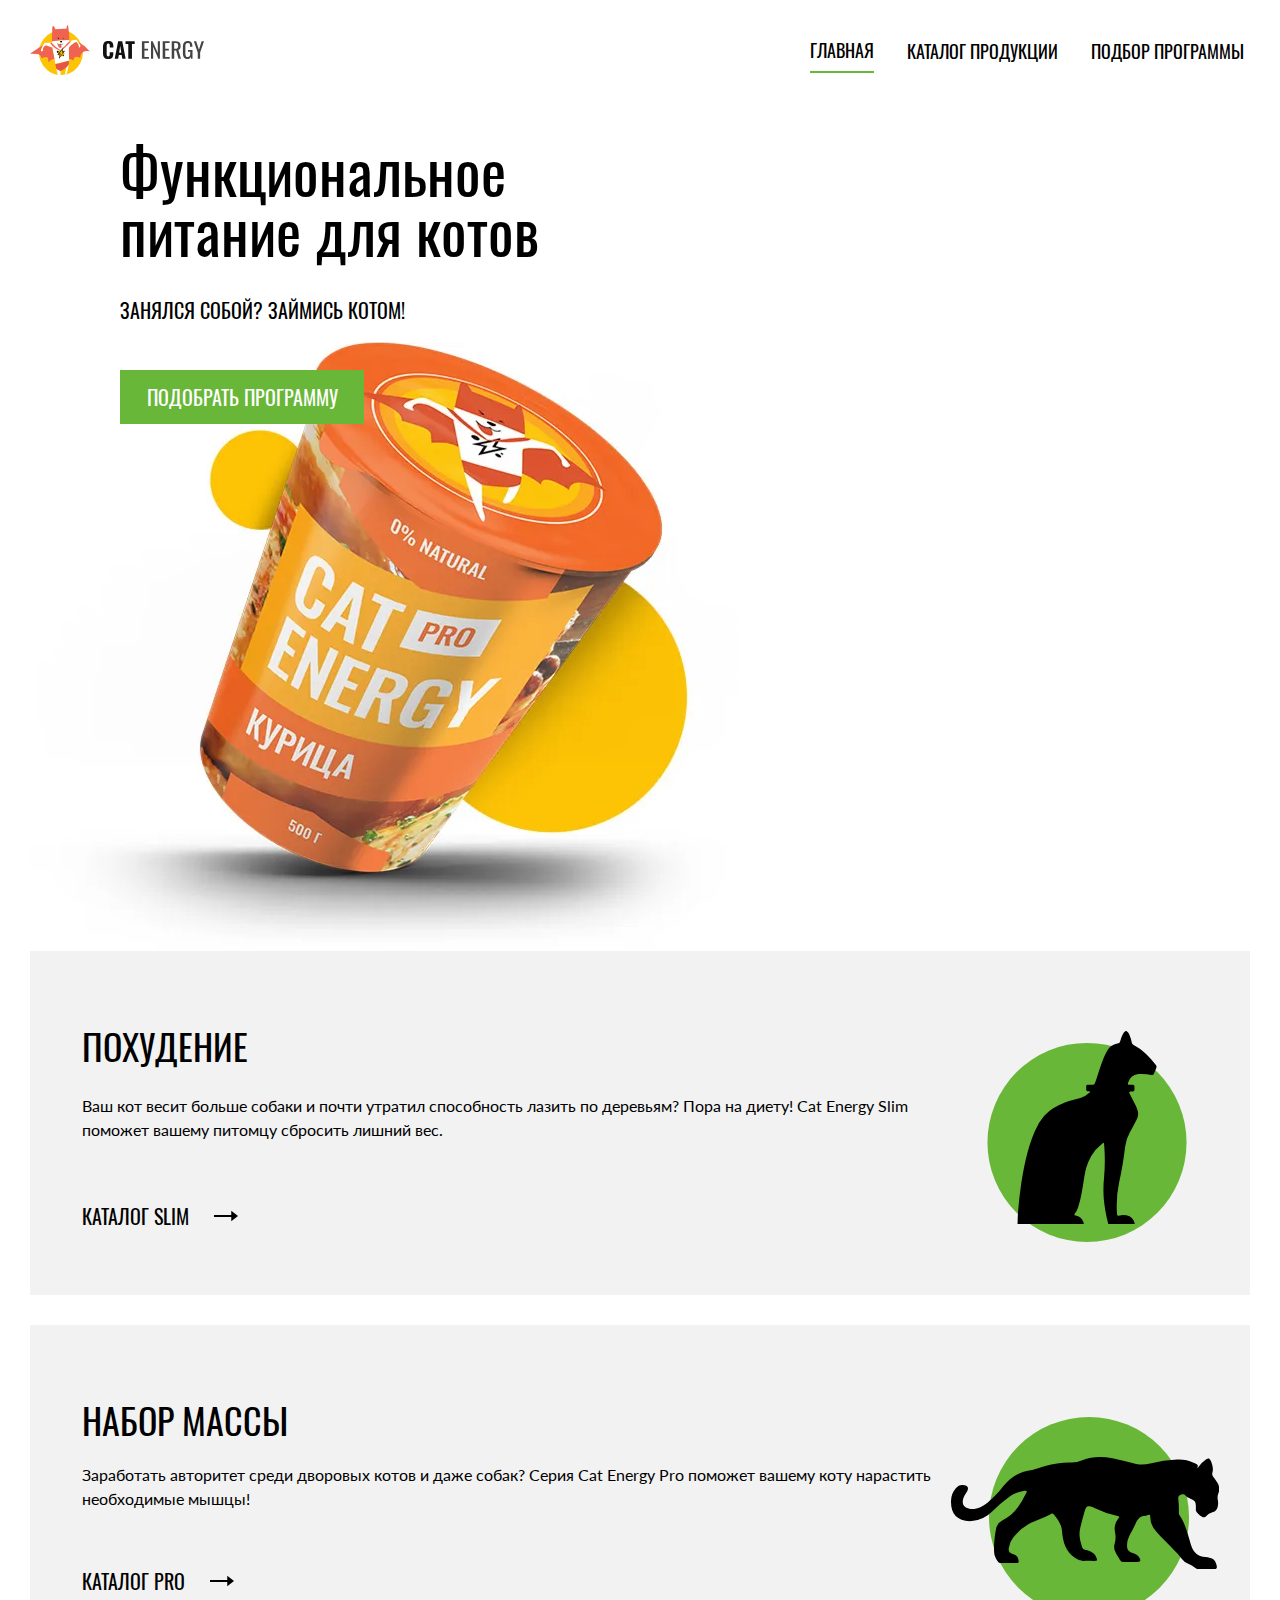
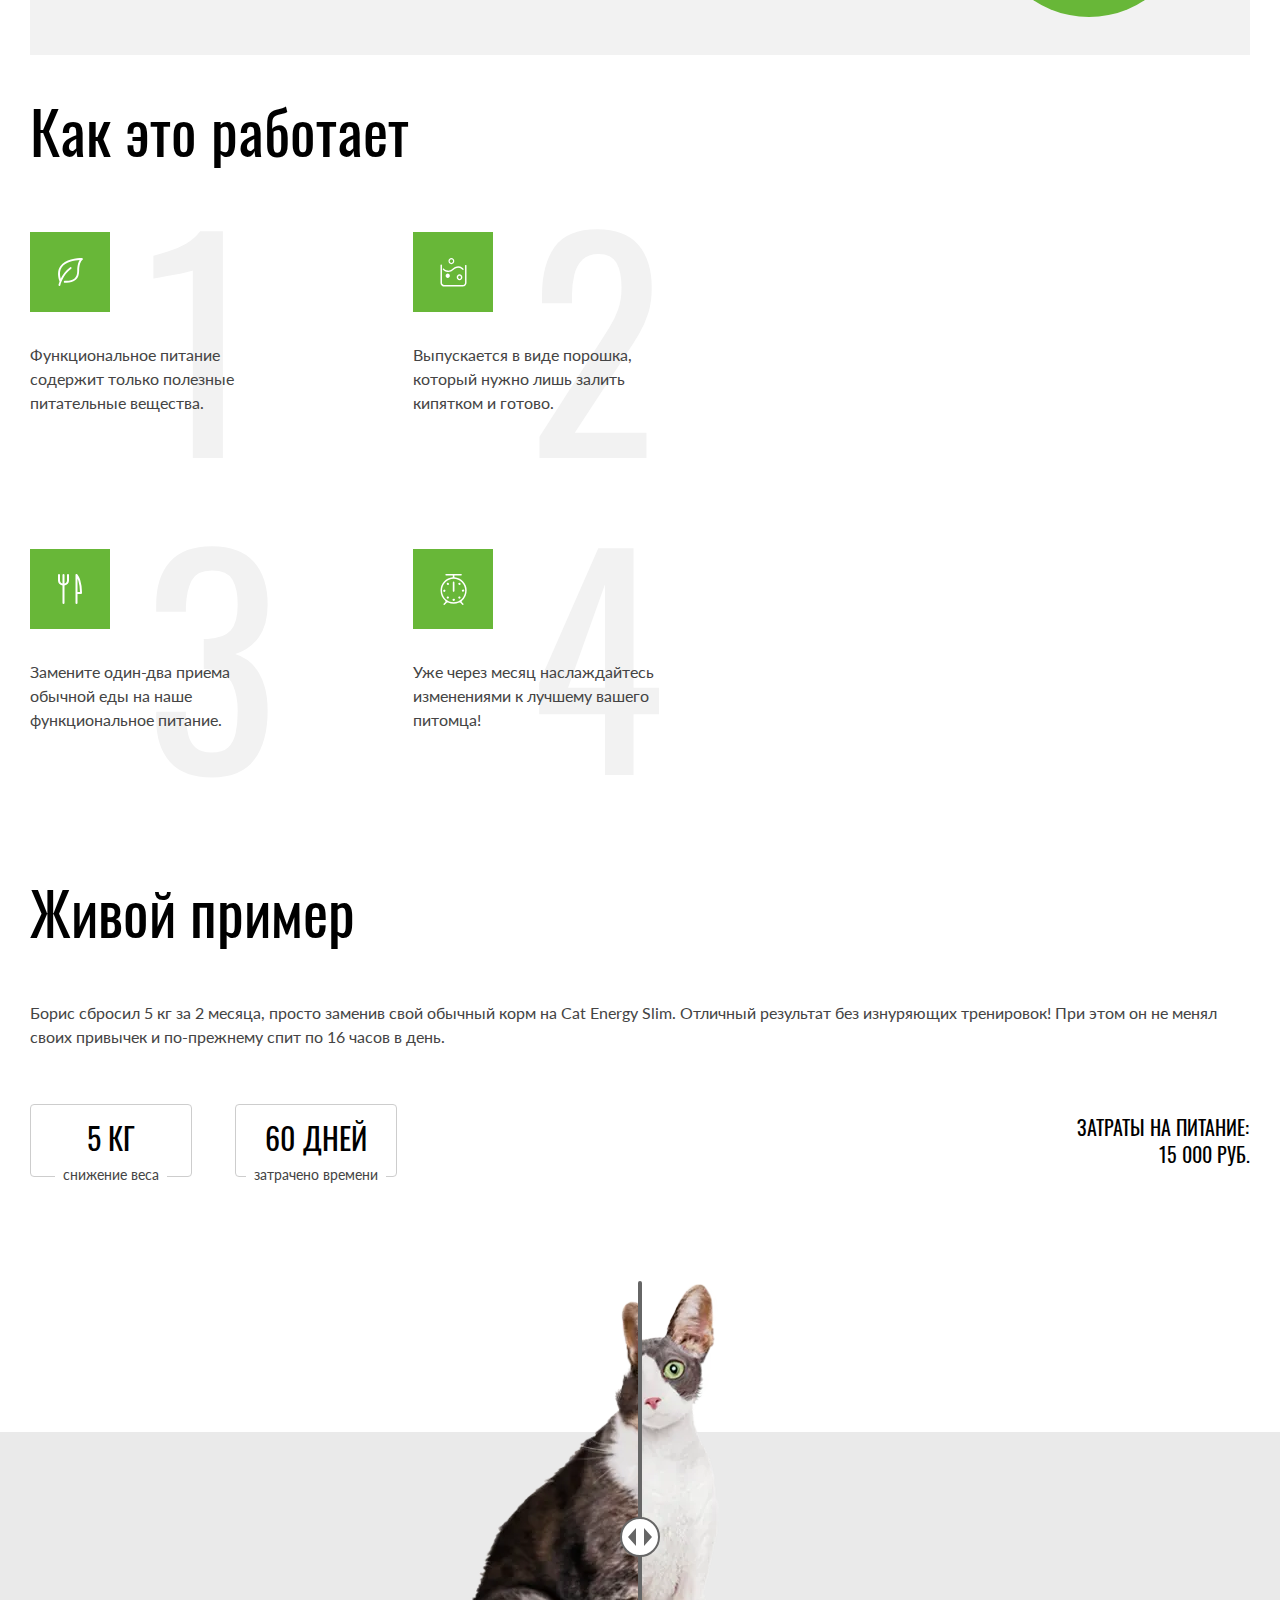
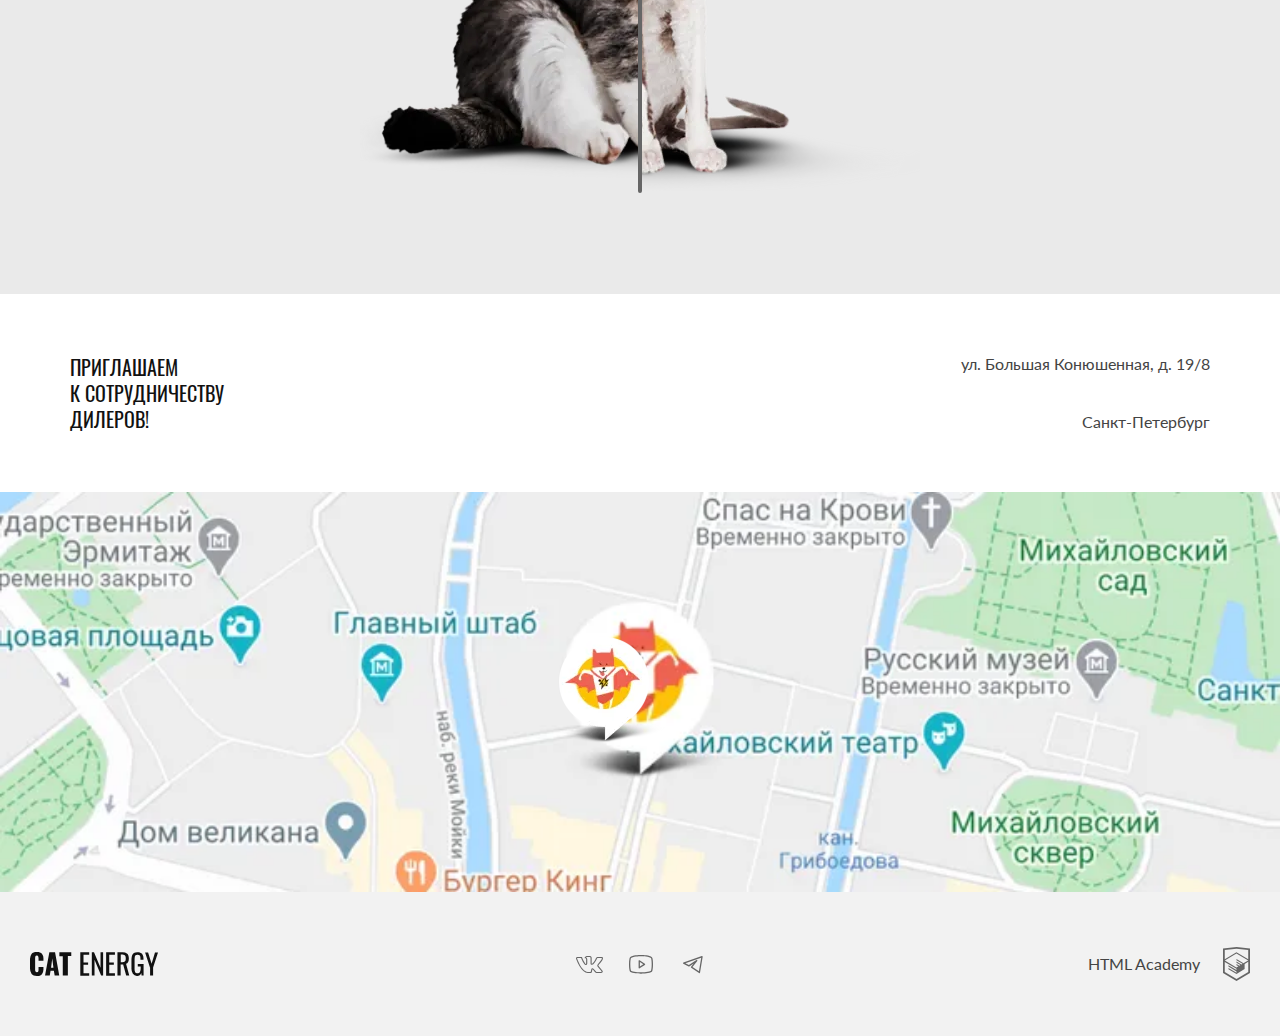
<file: index.html>
<!DOCTYPE html><html class="page" lang="ru"><head><meta charset="UTF-8"><title>CAT ENERGY</title><meta name="viewport" content="width=device-width,initial-scale=1"><link rel="icon" href="favicon.ico"><link rel="icon" href="favicons/favicon.svg" type="image/svg+xml"><link rel="apple-touch-icon" href="favicons/apple-180x180.png"><link rel="manifest" href="manifest.webmanifest"><link rel="stylesheet" href="styles/styles.css"><link rel="preload" href="fonts/lato/Lato-Regular.woff2" type="font/woff2" as="font" crossorigin="anonymous"><link rel="preload" href="fonts/oswald/oswaldregular.woff2" type="font/woff2" as="font" crossorigin="anonymous"><script src="scripts/index.js" defer="defer"></script></head><body class="page__body"><header class="header header--main"><a class="header__logo" href="./index.html"><picture><source type="image/svg+xml" media="(min-width: 1440px)" srcset="./images/logo-desktop.svg" width="70" height="59"><source type="image/svg+xml" media="(min-width: 768px)" srcset="./images/logo-tablet.svg" width="60" height="50"><img class="header__logo-icon" src="./images/logo-mobile.svg" width="33" height="38" alt="Cat Energy"></picture><picture><source type="image/svg+xml" media="(min-width: 1440px)" srcset="./images/text-logo-desktop.svg" width="118" height="21"><source type="image/svg+xml" media="(min-width: 768px)" srcset="./images/text-logo-tablet.svg" width="101" height="18"><img class="header__logo-text" src="./images/text-logo-mobile.svg" width="101" height="18" alt="Текстовый логотип Cat Energy"></picture></a><nav class="navigation navigation--main navigation--close navigation--nojs"><button class="navigation__toggle button button--transparent" type="button"><span class="visually-hidden">Открыть меню</span></button><ul class="navigation__list site-list site-list--main"><li class="site-list__item site-list__item--active"><a class="site-list__link" href="./index.html">Главная</a></li><li class="site-list__item"><a class="site-list__link" href="./catalog.html">Каталог продукции</a></li><li class="site-list__item"><a class="site-list__link" href="#">Подбор программы</a></li></ul></nav></header><main class="main-container"><section class="promo"><div class="promo__wrapper"><h1 class="promo__title">Функциональное питание для котов</h1><p class="promo__tagline">Занялся собой? Займись котом!</p><a class="promo__button button button--primary" href="#">Подобрать программу</a><picture><source media="(min-width: 1440px)" srcset="./images/promo-desktop@1x.webp, ./images/promo-desktop@2x.webp 2x" width="552" height="499" type="image/webp"><source media="(min-width: 768px)" srcset="./images/promo-tablet@1x.webp, ./images/promo-tablet@2x.webp 2x" width="709" height="609" type="image/webp"><source media="(min-width: 320px)" srcset="./images/promo-mobile@1x.webp, ./images/promo-mobile@2x.webp 2x" width="280" height="270" type="image/webp"><source media="(min-width: 1440px)" srcset="./images/promo-desktop@1x.png, ./images/promo-desktop@2x.png 2x" width="552" height="499" type="image/png"><source media="(min-width: 768px)" srcset="./images/promo-tablet@1x.png, ./images/promo-tablet@2x.png 2x" width="709" height="609" type="image/png"><img class="promo__image" src="./images/promo-mobile@1x.png" srcset="./images/promo-mobile@2x.png 2x" width="280" height="270" alt="Промо изображение кошачьего питания"></picture></div></section><section class="programs"><h2 class="visually-hidden">Программы</h2><article class="programs__element programs__element--slim"><h3 class="programs__title">похудение</h3><p class="programs__description">Ваш кот весит больше собаки и почти утратил способность лазить по деревьям? Пора на диету! Cat Energy Slim поможет вашему питомцу сбросить лишний вес.</p><a class="programs__link" href="#">каталог slim</a></article><article class="programs__element programs__element--pro"><h3 class="programs__title">набор массы</h3><p class="programs__description">Заработать авторитет среди дворовых котов и даже собак? Серия Cat Energy Pro поможет вашему коту нарастить необходимые мышцы!</p><a class="programs__link" href="#">каталог pro</a></article></section><section class="about"><h2 class="about__title">Как это работает</h2><ul class="about__list"><li class="about__item about__item--leaf"><p class="about__description">Функциональное питание содержит только полезные питательные вещества.</p></li><li class="about__item about__item--watter"><p class="about__description">Выпускается в виде порошка, который нужно лишь залить кипятком и готово.</p></li><li class="about__item about__item--eat"><p class="about__description">Замените один-два приема обычной еды на наше функциональное питание.</p></li><li class="about__item about__item--timer"><p class="about__description">Уже через месяц наслаждайтесь изменениями к лучшему вашего питомца!</p></li></ul></section><section class="example"><div class="example__wrapper"><h2 class="example__title">Живой пример</h2><p class="example__description">Борис сбросил 5 кг за 2 месяца, просто заменив свой обычный корм на Cat Energy Slim. Отличный результат без изнуряющих тренировок! При этом он не менял своих привычек и по-прежнему спит по 16 часов в день.</p><div class="example__list-wrapper"><ul class="example__list"><li class="example__item"><span class="example__value">5 КГ</span> <span class="example__item-description">снижение веса</span></li><li class="example__item"><span class="example__value">60 ДНЕЙ</span> <span class="example__item-description">затрачено времени</span></li></ul><p class="example__total"><span class="example__total-text">Затраты на питание:</span> <span class="example__total-value">15 000 РУБ.</span></p></div><div class="example__slider"><picture><source media="(min-width: 768px)" srcset="./images/before-tablet@1x.webp, ./images/before-tablet@2x.webp 2x" width="560" height="512" type="image/webp"><source media="(min-width: 320px)" srcset="./images/before-mobile@1x.webp, ./images/before-mobile@2x.webp 2x" width="280" height="256" type="image/webp"><source media="(min-width: 768px)" srcset="./images/before-tablet@1x.png, ./images/before-tablet@2x.png 2x" width="560" height="512" type="image/png"><img class="example__before" src="./images/before-mobile@1x.png" srcset="./images/before-mobile@2x.png 2x" width="280" height="256" alt="Кот до"></picture><button class="example__slider-button" type="button"><span class="visually-hidden">Кнопка слайдера</span></button><picture><source media="(min-width: 768px)" srcset="./images/after-tablet@1x.webp, ./images/after-tablet@2x.webp 2x" width="560" height="512" type="image/webp"><source media="(min-width: 320px)" srcset="./images/after-mobile@1x.webp, ./images/after-mobile@2x.webp 2x" width="280" height="256" type="image/webp"><source media="(min-width: 768px)" srcset="./images/after-tablet@1x.png, ./images/after-tablet@2x.png 2x" width="560" height="512" type="image/png"><img class="example__after" src="./images/after-mobile@1x.png" srcset="./images/after-mobile@2x.png 2x" width="280" height="256" alt="Кот после"></picture></div></div></section><section class="contacts"><h2 class="visually-hidden">Контакты</h2><div class="contacts__container contacts__container--desktop"><p class="contacts__message">приглашаем<br>к сотрудничеству<br>дилеров!</p><address class="contacts__address"><span class="contacts__street">ул. Большая Конюшенная, д. 19/8</span> <span class="contacts__city">Санкт-Петербург</span></address></div><div class="contacts__map"><iframe src="https://www.google.com/maps/embed?pb=!1m18!1m12!1m3!1d1998.6036257198223!2d30.320472477458367!3d59.93871916209349!2m3!1f0!2f0!3f0!3m2!1i1024!2i768!4f13.1!3m3!1m2!1s0x4696310fca145cc1%3A0x42b32648d8238007!2z0JHQvtC70YzRiNCw0Y8g0JrQvtC90Y7RiNC10L3QvdCw0Y8g0YPQuy4sIDE5LzgsINCh0LDQvdC60YIt0J_QtdGC0LXRgNCx0YPRgNCzLCAxOTExODY!5e0!3m2!1sru!2sru!4v1722879318812!5m2!1sru!2sru" allowfullscreen="" loading="lazy" referrerpolicy="no-referrer-when-downgrade"></iframe></div></section></main><footer class="footer"><div class="footer__wrapper"><a class="footer__logo" href="./index.html"><img class="footer__logo-text" src="./images/footer-logo.svg" width="128" height="24" alt="Текстовый логотип Cat Energy"></a><ul class="social-list"><li class="social-list__item"><a class="social-list__link social-list__link--vk" href="#"><span class="visually-hidden">ВКонтакте</span></a></li><li class="social-list__item"><a class="social-list__link social-list__link--youtube" href="#"><span class="visually-hidden">Youtube</span></a></li><li class="social-list__item"><a class="social-list__link social-list__link--tg" href="#"><span class="visually-hidden">Telegram</span></a></li></ul><a class="copyright" href="https://htmlacademy.ru/intensive/adaptive"><span class="copyright__text">HTML Academy</span></a></div></footer></body></html>
</file>
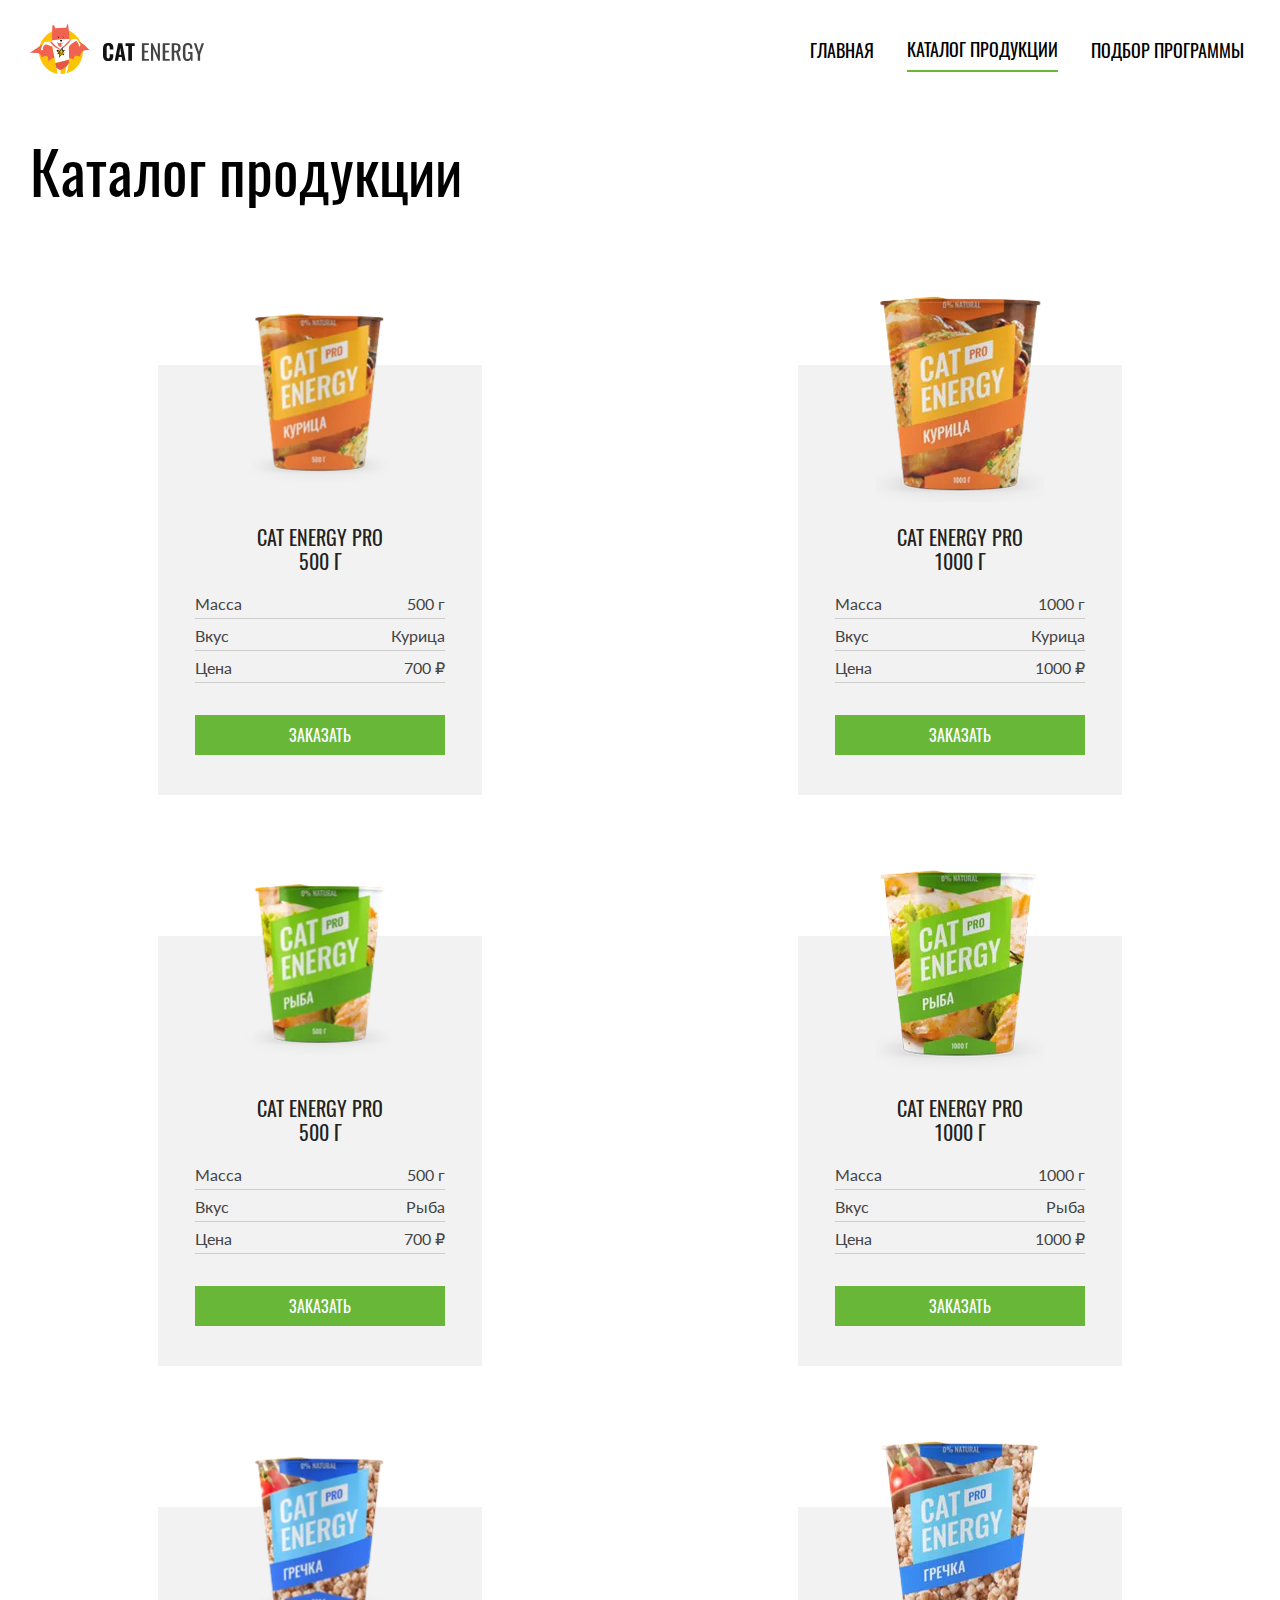
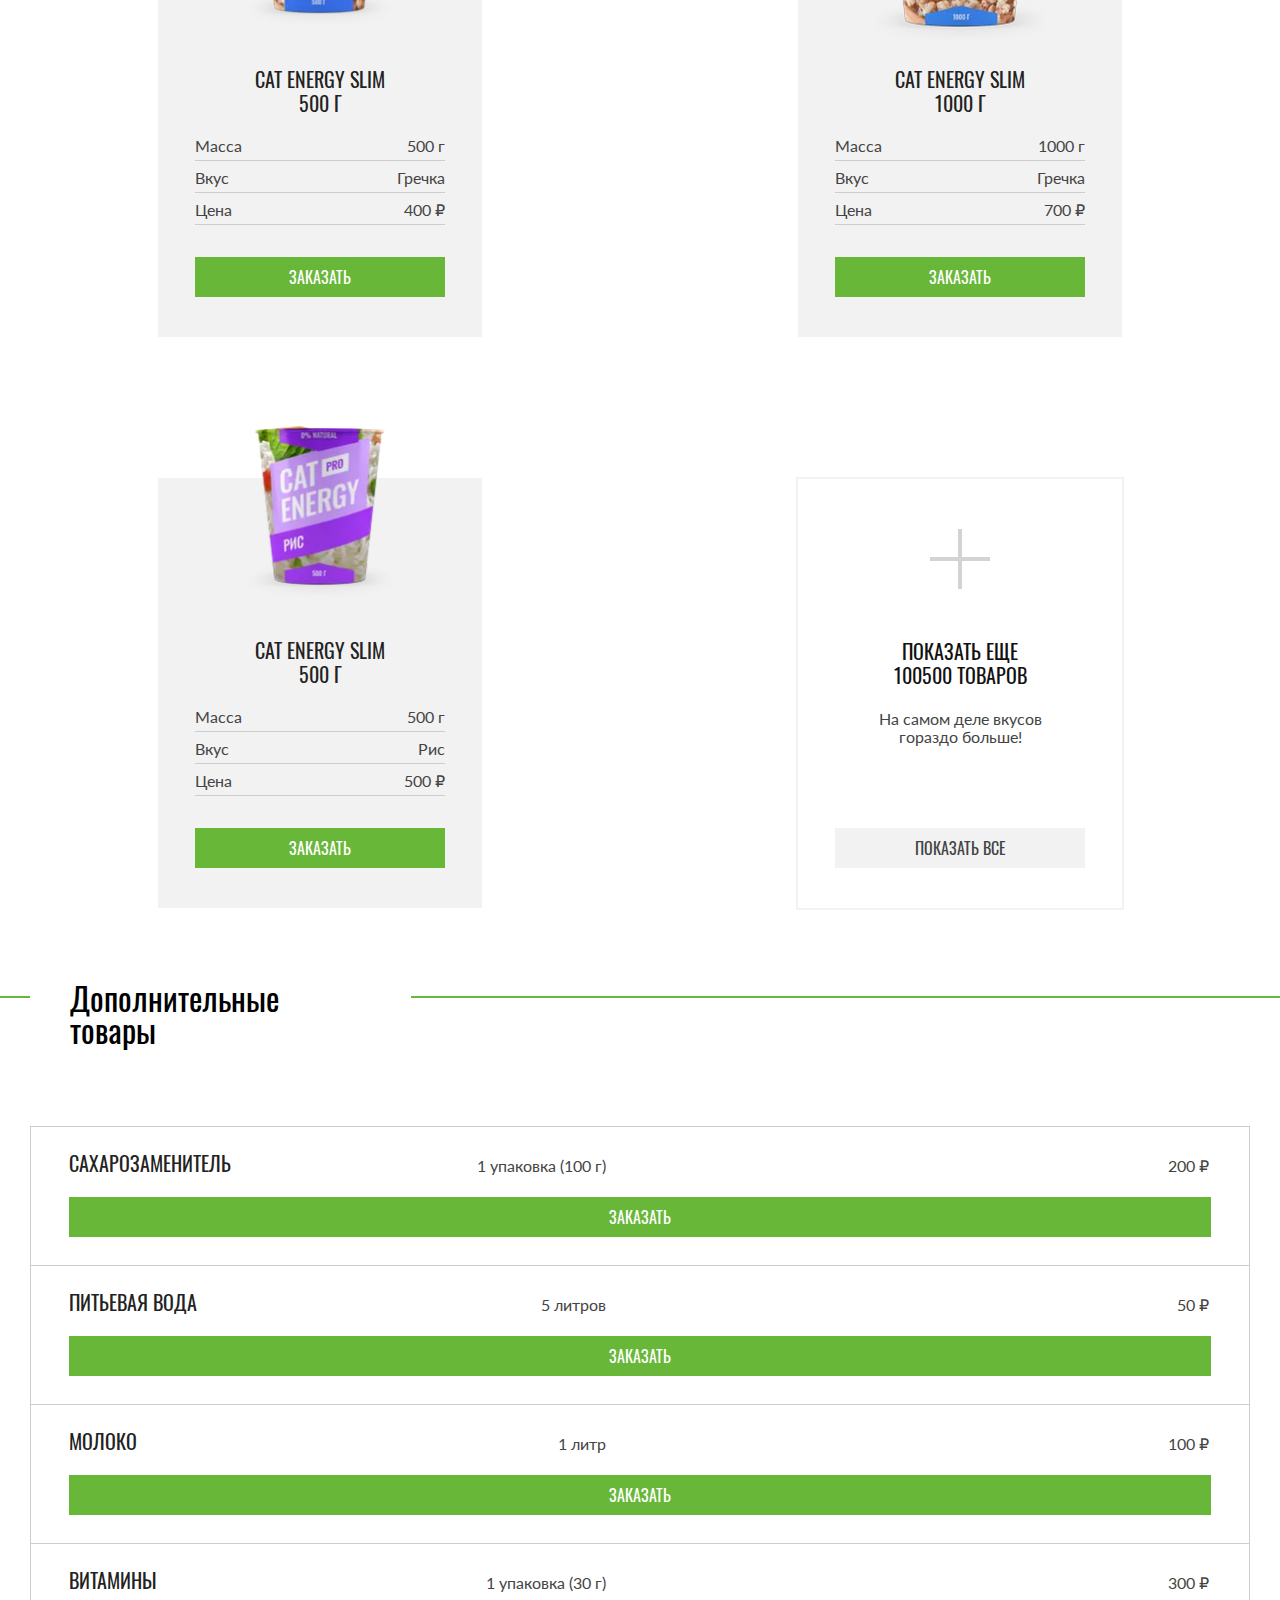
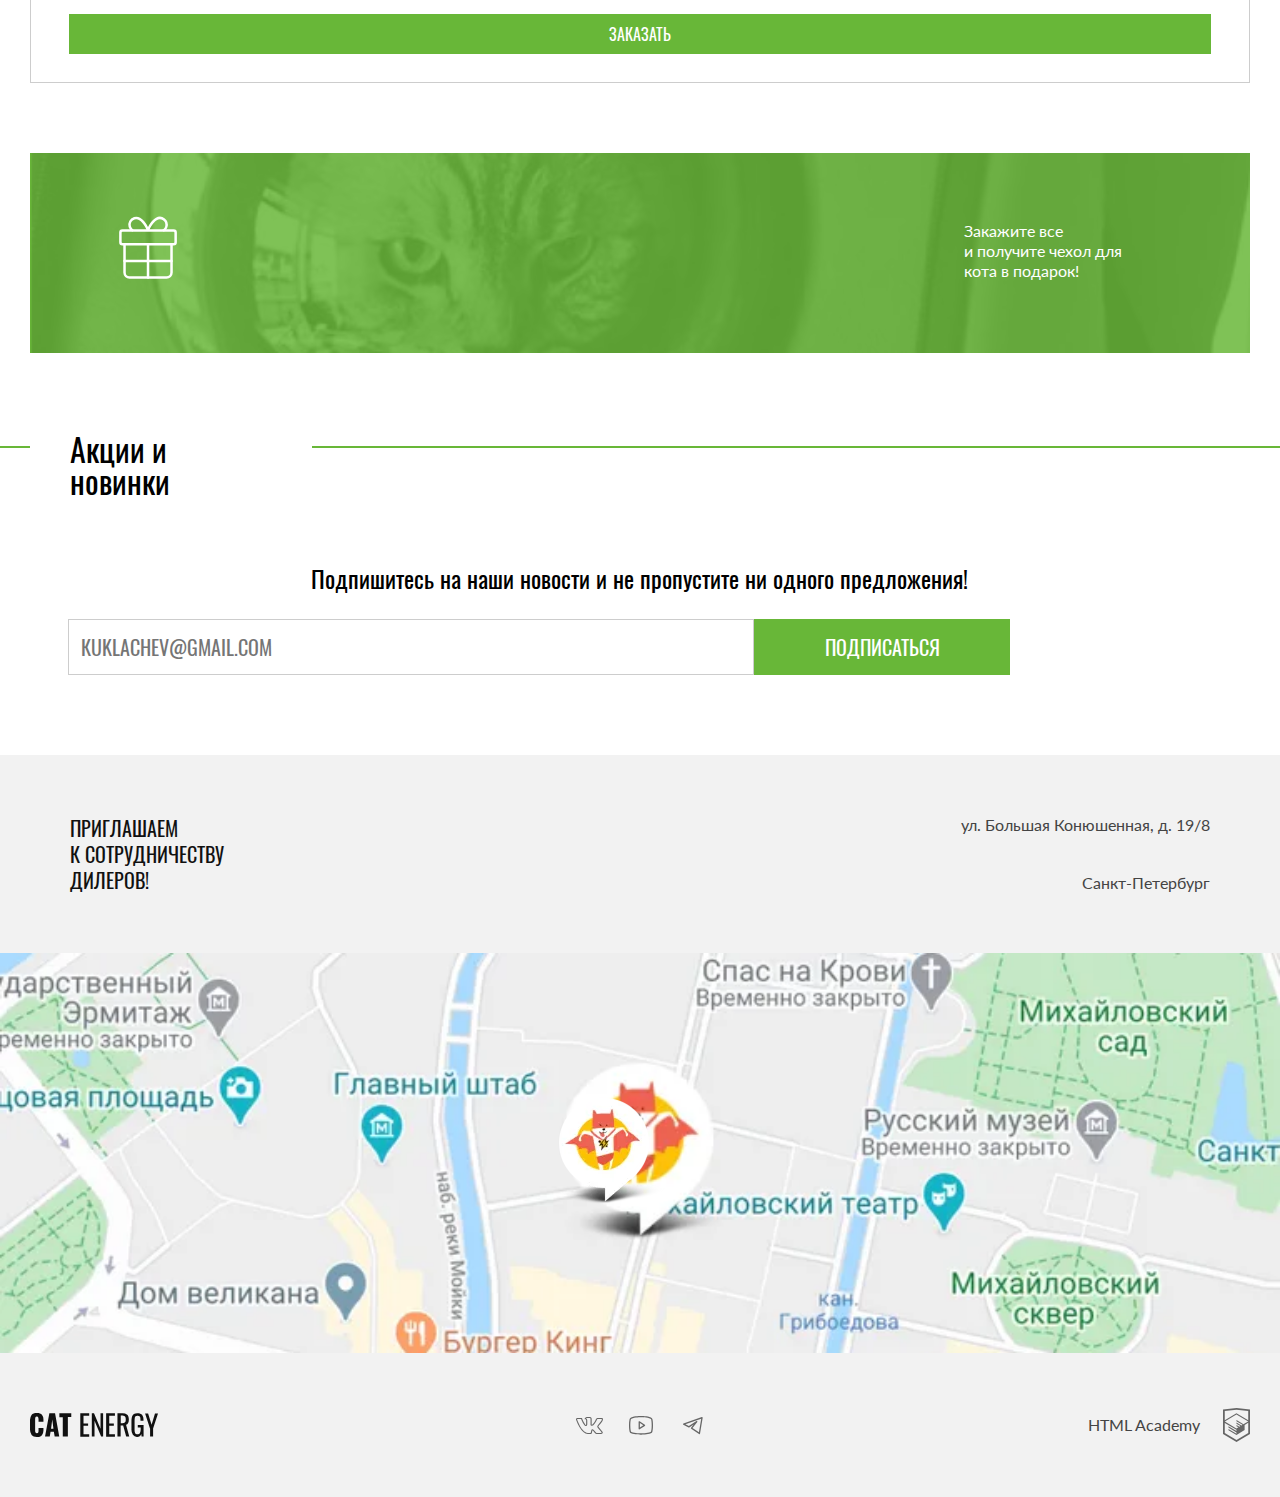
<file: catalog.html>
<!DOCTYPE html><html class="page" lang="ru"><head><meta charset="UTF-8"><title>Каталог | CAT ENERGY</title><meta name="viewport" content="width=device-width,initial-scale=1"><link rel="icon" href="favicon.ico"><link rel="icon" href="favicons/favicon.svg" type="image/svg+xml"><link rel="apple-touch-icon" href="favicons/apple-180x180.png"><link rel="manifest" href="manifest.webmanifest"><link rel="stylesheet" href="styles/styles.css"><link rel="preload" href="fonts/lato/Lato-Regular.woff2" type="font/woff2" as="font" crossorigin="anonymous"><link rel="preload" href="fonts/oswald/oswaldregular.woff2" type="font/woff2" as="font" crossorigin="anonymous"><script src="scripts/index.js" defer="defer"></script></head><body class="page__body"><header class="header header--catalog"><a class="header__logo" href="./index.html"><picture><source type="image/svg+xml" media="(min-width: 1440px)" srcset="./images/logo-desktop.svg" width="70" height="59"><source type="image/svg+xml" media="(min-width: 768px)" srcset="./images/logo-tablet.svg" width="60" height="50"><img class="header__logo-icon" src="./images/logo-mobile.svg" width="33" height="38" alt="Cat Energy"></picture><picture><source type="image/svg+xml" media="(min-width: 1440px)" srcset="./images/text-logo-desktop.svg" width="118" height="21"><source type="image/svg+xml" media="(min-width: 768px)" srcset="./images/text-logo-tablet.svg" width="101" height="18"><img class="header__logo-text header__logo-text--catalog" src="./images/text-logo-mobile.svg" width="101" height="18" alt="Текстовый логотип Cat Energy"></picture></a><nav class="navigation navigation--close navigation--nojs"><button class="navigation__toggle button button--transparent" type="button"><span class="visually-hidden">Открыть меню</span></button><ul class="navigation__list site-list"><li class="site-list__item"><a class="site-list__link" href="./index.html">Главная</a></li><li class="site-list__item site-list__item--active"><a class="site-list__link" href="./catalog.html">Каталог продукции</a></li><li class="site-list__item"><a class="site-list__link" href="#">Подбор программы</a></li></ul></nav></header><main class="catalog-container"><section class="catalog"><h1 class="catalog__title">Каталог продукции</h1><ul class="catalog__list"><li class="catalog__item product"><a class="product__image-link" href="#"><picture><source media="(min-width: 1440px)" srcset="./images/cat-energy-pro-500-chicken-desktop@1x.webp, ./images/cat-energy-pro-500-chicken-desktop@1x.webp 2x" width="161" height="172" type="image/webp"><source media="(min-width: 768px)" srcset="./images/cat-energy-pro-500-chicken-tablet@1x.webp, ./images/cat-energy-pro-500-chicken-tablet@1x.webp 2x" width="161" height="172" type="image/webp"><source media="(min-width: 320px)" srcset="./images/cat-energy-pro-500-chicken-mobile@1x.webp, ./images/cat-energy-pro-500-chicken-mobile@1x.webp 2x" width="68" height="86" type="image/webp"><source media="(min-width: 1440px)" srcset="./images/cat-energy-pro-500-chicken-desktop@1x.png, ./images/cat-energy-pro-500-chicken-desktop@2x.png 2x" width="161" height="172" type="image/png"><source media="(min-width: 768px)" srcset="./images/cat-energy-pro-500-chicken-tablet@1x.png, ./images/cat-energy-pro-500-chicken-tablet@2x.png 2x" width="161" height="172" type="image/png"><img class="product__image" src="./images/cat-energy-pro-500-chicken-mobile@1x.png" srcset="./images/cat-energy-pro-500-chicken-mobile@2x.png 2x" width="68" height="86" alt="Cat Energy PRO 500 г, курица"></picture></a><a class="product__link" href="#"><h3 class="product__title">Cat Energy PRO 500 г</h3></a><ul class="product__details product-info"><li class="product-info__row"><span class="product-info__name">Масса</span> <span class="product-info__value">500 г</span></li><li class="product-info__row"><span class="product-info__name">Вкус</span> <span class="product-info__value">Курица</span></li><li class="product-info__row"><span class="product-info__name">Цена</span> <span class="product-info__value">700 ₽</span></li></ul><a class="product__button button button--primary" href="#">Заказать</a></li><li class="catalog__item product"><a class="product__image-link" href="#"><picture><source media="(min-width: 1440px)" srcset="./images/cat-energy-pro-1000-chicken-desktop@1x.webp, ./images/cat-energy-pro-1000-chicken-desktop@1x.webp 2x" width="172" height="196" type="image/webp"><source media="(min-width: 768px)" srcset="./images/cat-energy-pro-1000-chicken-tablet@1x.webp, ./images/cat-energy-pro-1000-chicken-tablet@1x.webp 2x" width="168" height="206" type="image/webp"><source media="(min-width: 320px)" srcset="./images/cat-energy-pro-1000-chicken-mobile@1x.webp, ./images/cat-energy-pro-1000-chicken-mobile@1x.webp 2x" width="84" height="100" type="image/webp"><source media="(min-width: 1440px)" srcset="./images/cat-energy-pro-1000-chicken-desktop@1x.png, ./images/cat-energy-pro-1000-chicken-desktop@2x.png 2x" width="172" height="196" type="image/png"><source media="(min-width: 768px)" srcset="./images/cat-energy-pro-1000-chicken-tablet@1x.png, ./images/cat-energy-pro-1000-chicken-tablet@2x.png 2x" width="168" height="206" type="image/png"><img class="product__image" src="./images/cat-energy-pro-1000-chicken-mobile@1x.png" srcset="./images/cat-energy-pro-1000-chicken-mobile@2x.png 2x" width="84" height="100" alt="Cat Energy PRO 1000 г, курица"></picture></a><a class="product__link" href="#"><h3 class="product__title">Cat Energy PRO 1000 г</h3></a><ul class="product__details product-info"><li class="product-info__row"><span class="product-info__name">Масса</span> <span class="product-info__value">1000 г</span></li><li class="product-info__row"><span class="product-info__name">Вкус</span> <span class="product-info__value">Курица</span></li><li class="product-info__row"><span class="product-info__name">Цена</span> <span class="product-info__value">1000 ₽</span></li></ul><a class="product__button button button--primary" href="#">Заказать</a></li><li class="catalog__item product"><a class="product__image-link" href="#"><picture><source media="(min-width: 1440px)" srcset="./images/cat-energy-pro-500-fish-desktop@1x.webp, ./images/cat-energy-pro-500-fish-desktop@1x.webp 2x" width="163" height="174" type="image/webp"><source media="(min-width: 768px)" srcset="./images/cat-energy-pro-500-fish-tablet@1x.webp, ./images/cat-energy-pro-500-fish-tablet@1x.webp 2x" width="163" height="174" type="image/webp"><source media="(min-width: 320px)" srcset="./images/cat-energy-pro-500-fish-mobile@1x.webp, ./images/cat-energy-pro-500-fish-mobile@1x.webp 2x" width="68" height="78" type="image/webp"><source media="(min-width: 1440px)" srcset="./images/cat-energy-pro-500-fish-desktop@1x.png, ./images/cat-energy-pro-500-fish-desktop@2x.png 2x" width="163" height="174" type="image/png"><source media="(min-width: 768px)" srcset="./images/cat-energy-pro-500-fish-tablet@1x.png, ./images/cat-energy-pro-500-fish-tablet@2x.png 2x" width="163" height="174" type="image/png"><img class="product__image" src="./images/cat-energy-pro-500-fish-mobile@1x.png" srcset="./images/cat-energy-pro-500-fish-mobile@2x.png 2x" width="68" height="78" alt="Cat Energy PRO 500 г, рыба"></picture></a><a class="product__link" href="#"><h3 class="product__title">Cat Energy PRO 500 г</h3></a><ul class="product__details product-info"><li class="product-info__row"><span class="product-info__name">Масса</span> <span class="product-info__value">500 г</span></li><li class="product-info__row"><span class="product-info__name">Вкус</span> <span class="product-info__value">Рыба</span></li><li class="product-info__row"><span class="product-info__name">Цена</span> <span class="product-info__value">700 ₽</span></li></ul><a class="product__button button button--primary" href="#">Заказать</a></li><li class="catalog__item product"><a class="product__image-link" href="#"><picture><source media="(min-width: 1440px)" srcset="./images/cat-energy-pro-1000-fish-desktop@1x.webp, ./images/cat-energy-pro-1000-fish-desktop@1x.webp 2x" width="172" height="196" type="image/webp"><source media="(min-width: 768px)" srcset="./images/cat-energy-pro-1000-fish-tablet@1x.webp, ./images/cat-energy-pro-1000-fish-tablet@1x.webp 2x" width="168" height="200" type="image/webp"><source media="(min-width: 320px)" srcset="./images/cat-energy-pro-1000-fish-mobile@1x.webp, ./images/cat-energy-pro-1000-fish-mobile@1x.webp 2x" width="84" height="100" type="image/webp"><source media="(min-width: 1440px)" srcset="./images/cat-energy-pro-1000-fish-desktop@1x.png, ./images/cat-energy-pro-1000-fish-desktop@2x.png 2x" width="172" height="196" type="image/png"><source media="(min-width: 768px)" srcset="./images/cat-energy-pro-1000-fish-tablet@1x.png, ./images/cat-energy-pro-1000-fish-tablet@2x.png 2x" width="168" height="200" type="image/png"><img class="product__image" src="./images/cat-energy-pro-1000-fish-mobile@1x.png" srcset="./images/cat-energy-pro-1000-fish-mobile@2x.png 2x" width="84" height="100" alt="Cat Energy PRO 1000 г, рыба"></picture></a><a class="product__link" href="#"><h3 class="product__title">Cat Energy PRO 1000 г</h3></a><ul class="product__details product-info"><li class="product-info__row"><span class="product-info__name">Масса</span> <span class="product-info__value">1000 г</span></li><li class="product-info__row"><span class="product-info__name">Вкус</span> <span class="product-info__value">Рыба</span></li><li class="product-info__row"><span class="product-info__name">Цена</span> <span class="product-info__value">1000 ₽</span></li></ul><a class="product__button button button--primary" href="#">Заказать</a></li><li class="catalog__item product"><a class="product__image-link" href="#"><picture><source media="(min-width: 1440px)" srcset="./images/cat-energy-slim-500-buckwheat-desktop@1x.webp, ./images/cat-energy-slim-500-buckwheat-desktop@1x.webp 2x" width="161" height="171" type="image/webp"><source media="(min-width: 768px)" srcset="./images/cat-energy-slim-500-buckwheat-tablet@1x.webp, ./images/cat-energy-slim-500-buckwheat-tablet@1x.webp 2x" width="161" height="171" type="image/webp"><source media="(min-width: 320px)" srcset="./images/cat-energy-slim-500-buckwheat-mobile@1x.webp, ./images/cat-energy-slim-500-buckwheat-mobile@1x.webp 2x" width="68" height="78" type="image/webp"><source media="(min-width: 1440px)" srcset="./images/cat-energy-slim-500-buckwheat-desktop@1x.png, ./images/cat-energy-slim-500-buckwheat-desktop@2x.png 2x" width="161" height="171" type="image/png"><source media="(min-width: 768px)" srcset="./images/cat-energy-slim-500-buckwheat-tablet@1x.png, ./images/cat-energy-slim-500-buckwheat-tablet@2x.png 2x" width="161" height="171" type="image/png"><img class="product__image" src="./images/cat-energy-slim-500-buckwheat-mobile@1x.png" srcset="./images/cat-energy-slim-500-buckwheat-mobile@2x.png 2x" width="68" height="78" alt="Cat Energy SLIM 500 г, гречка"></picture></a><a class="product__link" href="#"><h3 class="product__title">Cat Energy SLIM 500 г</h3></a><ul class="product__details product-info"><li class="product-info__row"><span class="product-info__name">Масса</span> <span class="product-info__value">500 г</span></li><li class="product-info__row"><span class="product-info__name">Вкус</span> <span class="product-info__value">Гречка</span></li><li class="product-info__row"><span class="product-info__name">Цена</span> <span class="product-info__value">400 ₽</span></li></ul><a class="product__button button button--primary" href="#">Заказать</a></li><li class="catalog__item product"><a class="product__image-link" href="#"><picture><source media="(min-width: 1440px)" srcset="./images/cat-energy-slim-1000-buckwheat-desktop@1x.webp, ./images/cat-energy-slim-1000-buckwheat-desktop@1x.webp 2x" width="172" height="196" type="image/webp"><source media="(min-width: 768px)" srcset="./images/cat-energy-slim-1000-buckwheat-tablet@1x.webp, ./images/cat-energy-slim-1000-buckwheat-tablet@1x.webp 2x" width="168" height="200" type="image/webp"><source media="(min-width: 320px)" srcset="./images/cat-energy-slim-1000-buckwheat-mobile@1x.webp, ./images/cat-energy-slim-1000-buckwheat-mobile@1x.webp 2x" width="84" height="100" type="image/webp"><source media="(min-width: 1440px)" srcset="./images/cat-energy-slim-1000-buckwheat-desktop@1x.png, ./images/cat-energy-slim-1000-buckwheat-desktop@2x.png 2x" width="172" height="196" type="image/png"><source media="(min-width: 768px)" srcset="./images/cat-energy-slim-1000-buckwheat-tablet@1x.png, ./images/cat-energy-slim-1000-buckwheat-tablet@2x.png 2x" width="168" height="200" type="image/png"><img class="product__image" src="./images/cat-energy-slim-1000-buckwheat-mobile@1x.png" srcset="./images/cat-energy-slim-1000-buckwheat-mobile@2x.png 2x" width="84" height="100" alt="Cat Energy SLIM 1000 г, гречка"></picture></a><a class="product__link" href="#"><h3 class="product__title">Cat Energy SLIM 1000 г</h3></a><ul class="product__details product-info"><li class="product-info__row"><span class="product-info__name">Масса</span> <span class="product-info__value">1000 г</span></li><li class="product-info__row"><span class="product-info__name">Вкус</span> <span class="product-info__value">Гречка</span></li><li class="product-info__row"><span class="product-info__name">Цена</span> <span class="product-info__value">700 ₽</span></li></ul><a class="product__button button button--primary" href="#">Заказать</a></li><li class="catalog__item product"><a class="product__image-link" href="#"><picture><source media="(min-width: 1440px)" srcset="./images/cat-energy-slim-500-rice-desktop@1x.webp, ./images/cat-energy-slim-500-rice-desktop@1x.webp 2x" width="163" height="174" type="image/webp"><source media="(min-width: 768px)" srcset="./images/cat-energy-slim-500-rice-tablet@1x.webp, ./images/cat-energy-slim-500-rice-tablet@1x.webp 2x" width="163" height="174" type="image/webp"><source media="(min-width: 320px)" srcset="./images/cat-energy-slim-500-rice-mobile@1x.webp, ./images/cat-energy-slim-500-rice-mobile@1x.webp 2x" width="72" height="84" type="image/webp"><source media="(min-width: 1440px)" srcset="./images/cat-energy-slim-500-rice-desktop@1x.png, ./images/cat-energy-slim-500-rice-desktop@2x.png 2x" width="163" height="174" type="image/png"><source media="(min-width: 768px)" srcset="./images/cat-energy-slim-500-rice-tablet@1x.png, ./images/cat-energy-slim-500-rice-tablet@2x.png 2x" width="163" height="174" type="image/png"><img class="product__image" src="./images/cat-energy-slim-500-rice-mobile@1x.png" srcset="./images/cat-energy-slim-500-rice-mobile@2x.png 2x" width="72" height="84" alt="Cat Energy SLIM 500 г, рис"></picture></a><a class="product__link" href="#"><h3 class="product__title">Cat Energy SLIM 500 г</h3></a><ul class="product__details product-info"><li class="product-info__row"><span class="product-info__name">Масса</span> <span class="product-info__value">500 г</span></li><li class="product-info__row"><span class="product-info__name">Вкус</span> <span class="product-info__value">Рис</span></li><li class="product-info__row"><span class="product-info__name">Цена</span> <span class="product-info__value">500 ₽</span></li></ul><a class="product__button button button--primary" href="#">Заказать</a></li><li class="catalog__item more-products"><span class="more-products__title">Показать еще 100500 товаров</span> <span class="more-products__text">На самом деле вкусов гораздо больше!</span> <a class="more-products__button button button--secondary" href="#">Показать все</a></li></ul></section><section class="additional-products"><h2 class="additional-products__title">Дополнительные товары</h2><div class="additional-products__wrapper"><ul class="additional-products__list"><li class="additional-products__item additional-product"><h3 class="additional-product__title">Сахарозаменитель</h3><span class="additional-product__info-amount">1 упаковка (100 г)</span> <span class="additional-product__info-price">200 ₽</span> <a class="additional-product__button button button--primary" href="#">Заказать</a></li><li class="additional-products__item additional-product"><h3 class="additional-product__title">Питьевая вода</h3><span class="additional-product__info-amount">5 литров</span> <span class="additional-product__info-price">50 ₽</span> <a class="additional-product__button button button--primary" href="#">Заказать</a></li><li class="additional-products__item additional-product"><h3 class="additional-product__title">Молоко</h3><span class="additional-product__info-amount">1 литр</span> <span class="additional-product__info-price">100 ₽</span> <a class="additional-product__button button button--primary" href="#">Заказать</a></li><li class="additional-products__item additional-product"><h3 class="additional-product__title">Витамины</h3><span class="additional-product__info-amount">1 упаковка (30 г)</span> <span class="additional-product__info-price">300 ₽</span> <a class="additional-product__button button button--primary" href="#">Заказать</a></li></ul><div class="additional-products__present present"><p class="present__text">Закажите все<br>и получите чехол для кота в подарок!</p></div></div></section><section class="promotions"><h2 class="promotions__title">Акции и новинки</h2><p class="promotions__text">Подпишитесь на наши новости и не пропустите ни одного предложения!</p><form class="promotions__form" action="https://echo.htmlacademy.ru" method="post"><label class="visually-hidden" for="promotions-input">e-mail</label> <input class="promotions__input" type="email" name="promotions-input" id="promotions-input" placeholder="кuklachev@gmail.com" required> <button class="promotions__button button button--primary" type="submit">Подписаться</button></form></section><section class="contacts"><h2 class="visually-hidden">Контакты</h2><div class="contacts__container contacts__container--catalog"><p class="contacts__message">приглашаем<br>к сотрудничеству<br>дилеров!</p><address class="contacts__address"><span>ул. Большая Конюшенная, д. 19/8</span> <span>Санкт-Петербург</span></address></div><div class="contacts__map"><iframe src="https://www.google.com/maps/embed?pb=!1m18!1m12!1m3!1d1998.6036257198223!2d30.320472477458367!3d59.93871916209349!2m3!1f0!2f0!3f0!3m2!1i1024!2i768!4f13.1!3m3!1m2!1s0x4696310fca145cc1%3A0x42b32648d8238007!2z0JHQvtC70YzRiNCw0Y8g0JrQvtC90Y7RiNC10L3QvdCw0Y8g0YPQuy4sIDE5LzgsINCh0LDQvdC60YIt0J_QtdGC0LXRgNCx0YPRgNCzLCAxOTExODY!5e0!3m2!1sru!2sru!4v1722879318812!5m2!1sru!2sru" allowfullscreen="" loading="lazy" referrerpolicy="no-referrer-when-downgrade"></iframe></div></section></main><footer class="footer"><div class="footer__wrapper"><a class="footer__logo" href="./index.html"><img class="footer__logo-text" src="./images/footer-logo.svg" width="128" height="24" alt="Текстовый логотип Cat Energy"></a><ul class="social-list"><li class="social-list__item"><a class="social-list__link social-list__link--vk" href="#"><span class="visually-hidden">ВКонтакте</span></a></li><li class="social-list__item"><a class="social-list__link social-list__link--youtube" href="#"><span class="visually-hidden">Youtube</span></a></li><li class="social-list__item"><a class="social-list__link social-list__link--tg" href="#"><span class="visually-hidden">Telegram</span></a></li></ul><a class="copyright" href="https://htmlacademy.ru/intensive/adaptive"><span class="copyright__text">HTML Academy</span></a></div></footer></body></html>
</file>
<file: styles/styles.css>
@font-face{font-family:Lato;font-weight:400;font-style:normal;font-display:swap;src:url(../fonts/lato/Lato-Regular.woff2)format("woff2")}@font-face{font-family:Oswald;font-weight:400;font-style:normal;font-display:swap;src:url(../fonts/oswald/oswaldregular.woff2)format("woff2")}*,:before,:after{box-sizing:border-box}body{margin:0;padding:0;font-family:Lato,Arial,sans-serif;font-size:16px;line-height:1.5;overflow-x:hidden}img{object-fit:contain;display:block}a{color:inherit;text-decoration:none}.visually-hidden{white-space:nowrap;-webkit-clip-path:inset(100%);clip-path:inset(100%);clip:rect(0 0 0 0);border:0;width:1px;height:1px;margin:-1px;padding:0;position:absolute;overflow:hidden}.button{text-align:center;text-transform:uppercase;cursor:pointer;border:none;font-family:Oswald,Arial,sans-serif;font-weight:400}.button:focus-visible{outline:none}.button[disabled]{pointer-events:none;cursor:default;opacity:.7}.button--primary{color:#fff;background-color:#68b738}.button--primary:hover,.button--primary:focus-visible{background-color:#5eaa2f;outline:none}.button--primary:active{color:#ffffff4d;background-color:#5eaa2f}.button--secondary{color:#444;background-color:#f2f2f2}.button--secondary:hover,.button--secondary:focus-visible,.button--secondary:active{background-color:#ebebeb;outline:none}.button--transparent{background-color:#0000}.header{flex-flow:wrap;justify-content:space-between;align-items:center;width:100%;min-height:65px;margin:0 auto;display:flex}@media (width>=768px){.header{flex-wrap:nowrap;align-self:flex-start;padding:25px 30px}}@media (width>=1440px){.header{align-items:flex-start;max-width:1440px;padding:55px 110px}.header--main{z-index:10;position:absolute;top:0;left:0;right:0}}.header--catalog:after{content:"";background-color:#d9d9d9;width:100%;height:1px;display:block;position:static}@media (width>=768px){.header--catalog{padding-top:24px}.header--catalog:after{display:none}}@media (width>=1440px){.header--catalog{padding-top:55px}}.header__logo{flex-direction:row;justify-content:space-between;align-items:center;gap:56px;padding:13px 20px;display:flex}.header__logo:hover,.header__logo:focus-visible{opacity:.8;outline:none}.header__logo:active{opacity:.6}.header__logo[disabled]{pointer-events:none;cursor:default;opacity:.7}@media (width>=768px){.header__logo{gap:13px;padding:0}}@media (width>=1440px){.header__logo{gap:14px;width:202px;height:59px}}.header__logo-text--catalog{margin-top:5px}.navigation{color:#000;text-transform:uppercase;width:100%;font-family:Oswald,Arial,sans-serif;font-size:20px;font-weight:400;line-height:1}@media (width>=768px){.navigation{flex-direction:row;justify-content:flex-end;align-self:flex-end;align-items:center;padding:0 6px 2px 0;font-size:18px;line-height:1.33;display:flex}}@media (width>=1440px){.navigation{align-self:self-start;padding:0;font-size:20px;line-height:1.5}.navigation--main{color:#fff;max-width:50%}}.navigation__toggle{z-index:10;width:24px;height:24px;padding:0;position:absolute;top:23px;right:21px}.navigation__toggle:hover:before,.navigation__toggle:focus-visible:before{opacity:.6;outline:none}.navigation__toggle:active:before{opacity:.3}@media (width>=768px){.navigation__toggle{display:none}}.navigation--close .navigation__toggle:before{content:"";background-color:#000;width:24px;height:2px;display:block;position:absolute;top:0;left:0;box-shadow:0 8px #000,0 16px #000}.navigation--open .navigation__toggle{top:20px}.navigation--open .navigation__toggle:before,.navigation--open .navigation__toggle:after{content:"";background-color:#000;width:24px;height:2px;display:block;position:absolute}.navigation--open .navigation__toggle:before{box-shadow:none;transform:rotate(45deg)}.navigation--open .navigation__toggle:after{box-shadow:none;transform:rotate(-45deg)}.navigation--nojs{min-height:0;position:static}.navigation--nojs .navigation__toggle{display:none}.navigation--nojs .navigation__list{display:block}.site-list{background-color:#fff;margin:0;padding:0;list-style:none;display:none}@media (width>=768px){.site-list{flex-flow:wrap;justify-content:flex-end;align-items:center;gap:33px;display:flex;position:static}}@media (width>=1440px){.site-list{background-color:#0000}}.site-list--open{z-index:10;display:block;position:absolute;top:65px;left:0;right:0}@media (width>=768px){.site-list--open{flex-direction:row;justify-content:flex-end;align-items:center;display:flex}}.site-list__item{text-align:center;border-top:1px solid #e6e6e6}.site-list__item:last-child{border-bottom:1px solid #e6e6e6}@media (width>=768px){.site-list__item{border:none}.site-list__item:last-child{border-bottom:none}.site-list__item--active{border-bottom:2px solid #68b738}}@media (width>=1440px){.site-list--main .site-list__item--active{border-bottom:2px solid #fff}}.site-list__link{padding:22px 10px 23px;display:block}.site-list__link:hover,.site-list__link:focus-visible{opacity:.6;outline:none}.site-list__link:active{opacity:.3}.site-list__link[disabled]{pointer-events:none;cursor:default;opacity:.7}@media (width>=768px){.site-list__link{padding:0 0 8px}}@media (width>=1440px){.site-list__link{padding:16px 0 6px 1px}}.promo{color:#fff;width:100%;margin-bottom:20px;padding-top:27px;font-family:Oswald,Arial,sans-serif;position:relative;overflow-x:hidden}.promo:before{content:"";z-index:-1;background-image:-webkit-linear-gradient(90deg,#68b738d9,#68b738d9),-webkit-image-set(url(../images/promo-cat-mobile@1x.webp) 1x type("image/webp"),url(../images/promo-cat-mobile@2x.webp) 2x type("image/webp"),url(../images/promo-cat-mobile@1x.jpg) 1x type("image/jpeg"),url(../images/promo-cat-mobile@2x.jpg) 2x type("image/jpeg")),-webkit-linear-gradient(90deg,#444,#444);background-image:linear-gradient(90deg,#68b738d9,#68b738d9),image-set("../images/promo-cat-mobile@1x.webp" 1x type("image/webp"),"../images/promo-cat-mobile@2x.webp" 2x type("image/webp"),"../images/promo-cat-mobile@1x.jpg" 1x type("image/jpeg"),"../images/promo-cat-mobile@2x.jpg" 2x type("image/jpeg")),linear-gradient(90deg,#444,#444);background-position:bottom;background-repeat:no-repeat;background-size:auto;width:100%;height:auto;margin-bottom:176px;display:block;position:absolute;inset:0}@media (width>=768px){.promo{color:#000;background-color:#fff;margin-bottom:0;padding:40px 30px 0}.promo:before{display:none}}@media (width>=1440px){.promo{background-color:#0000;padding-top:0}.promo:before{content:"";z-index:0;background-image:-webkit-linear-gradient(#68b738d9,#68b738d9),-webkit-image-set(url(../images/promo-cat-desktop@1x.webp) 1x type("image/webp"),url(../images/promo-cat-desktop@2x.webp) 2x type("image/webp"),url(../images/promo-cat-desktop@1x.jpg) 1x type("image/jpeg"),url(../images/promo-cat-desktop@2x.jpg) 2x type("image/jpeg")),-webkit-linear-gradient(90deg,#444,#444);background-image:linear-gradient(#68b738d9,#68b738d9),image-set("../images/promo-cat-desktop@1x.webp" 1x type("image/webp"),"../images/promo-cat-desktop@2x.webp" 2x type("image/webp"),"../images/promo-cat-desktop@1x.jpg" 1x type("image/jpeg"),"../images/promo-cat-desktop@2x.jpg" 2x type("image/jpeg")),linear-gradient(90deg,#444,#444);background-position:0 0;background-repeat:no-repeat;background-size:auto 694px;width:100%;height:auto;margin:0;display:block;position:absolute;inset:0 0 0 50%}}.promo__wrapper{text-align:center;flex-direction:column;justify-content:space-between;align-items:center;margin:0 auto;padding:0 20px;display:flex}@media (width>=768px){.promo__wrapper{text-align:start;align-items:flex-start;padding:0 30px}}@media (width>=1440px){.promo__wrapper{grid-template-columns:1fr 1fr;align-items:flex-start;max-width:1440px;padding:0 110px;display:grid}}.promo__title{margin:0 0 25px;font-size:36px;font-weight:400;line-height:1}@media (width>=768px){.promo__title{width:420px;margin-bottom:40px;margin-left:60px;font-size:60px}}@media (width>=1440px){.promo__title{grid-column:1/2;width:auto;margin:224px 0 40px 50px}}.promo__tagline{text-transform:uppercase;margin:0 0 29px;font-size:14px;font-weight:400;line-height:1}@media (width>=768px){.promo__tagline{margin-bottom:47px;margin-left:60px;font-size:20px}}@media (width>=1440px){.promo__tagline{grid-column:1/2;margin:0 0 52px 50px}}.promo__button{order:1;width:100%;margin-top:3px;padding:10px 0;font-size:16px;line-height:1.25}@media (width>=768px){.promo__button{z-index:1;order:0;width:244px;margin-left:60px;padding:14px 26px;font-size:20px;line-height:1.3}}@media (width>=1440px){.promo__button{grid-column:1/2;margin:0 0 184px 50px}}.promo picture,.promo source{display:contents}@media (width>=768px){.promo__image{margin-top:-82px;margin-left:-30px}}@media (width>=1440px){.promo__image{z-index:1;grid-area:1/2/4/3;margin:143px 0 0 -163px;position:relative}}.programs{flex-flow:column wrap;justify-content:space-between;align-items:center;gap:20px;margin:0 auto;padding:0 20px;display:flex}@media (width>=768px){.programs{gap:30px;padding:0 30px}}@media (width>=1440px){.programs{flex-direction:row;gap:80px;max-width:1440px;padding:82px 110px 71px}}.programs__element{background-color:#f2f2f2;grid-template-columns:50px 1fr 1fr;align-items:center;column-gap:20px;padding:22px 20px 0;font-weight:400;display:grid}@media (width>=768px){.programs__element{grid-template-columns:1fr 200px;align-items:start;column-gap:53px;padding:77px 63px 53px 52px}}@media (width>=1440px){.programs__element{grid-template-rows:145px auto;grid-template-columns:auto 1fr;align-self:stretch;align-items:flex-end;column-gap:62px;width:570px}.programs__element--slim{padding:41px 61px 55px 52px}.programs__element--pro{padding:40px 67px 55px 52px}}.programs__element--slim:before{content:"";background-image:url(../icons/stack.svg#cat-slim);background-position:50%;background-repeat:no-repeat;background-size:contain;grid-column:1/2;width:50px;height:53px;display:block}@media (width>=768px){.programs__element--slim:before{grid-area:1/2/4/3;justify-self:center;width:200px;height:211px;margin-top:3px}}@media (width>=1440px){.programs__element--slim:before{grid-area:1/1/2/2;width:100px;height:106px;margin:0 0 39px}}.programs__element--pro:before{content:"";background-image:url(../icons/stack.svg#cat-pro);background-position:50%;background-repeat:no-repeat;background-size:contain;grid-column:1/2;width:67px;height:50px;display:block;position:relative;left:-8px}@media (width>=768px){.programs__element--pro:before{grid-area:1/2/4/3;width:268px;height:200px;top:15px;left:-36px}}@media (width>=1440px){.programs__element--pro:before{grid-area:1/1/2/2;width:134px;height:100px;margin-bottom:39px;margin-right:-34px;top:0;left:-19px}}.programs__title{color:#000;text-transform:uppercase;grid-column:2/4;margin:0;font-family:Oswald,Arial,sans-serif;font-size:24px;font-weight:400;line-height:1.54}@media (width>=768px){.programs__title{grid-area:1/1/2/2;margin-bottom:23px;font-size:36px;line-height:1}}@media (width>=1440px){.programs__title{grid-column:2/3;margin-bottom:73px}}.programs__description{color:#444;border-bottom:1px solid #d9d9d9;grid-column:1/4;margin:0;padding:22px 0 23px;font-family:Lato,Arial,sans-serif;font-size:14px;line-height:1.28}@media (width>=768px){.programs__description{color:#000;border:none;grid-area:2/1/3/2;margin-bottom:48px;padding:0;font-size:16px;line-height:1.5}}@media (width>=1440px){.programs__description{grid-column:1/3;margin-bottom:23px}}.programs__link{color:#000;text-transform:uppercase;flex-direction:row;grid-column:1/4;justify-content:flex-start;align-items:center;gap:15px;padding:19px 0 22px;font-family:Oswald,Arial,sans-serif;font-size:16px;line-height:1;display:flex}.programs__link:after{content:"";transform-origin:0;background:#000;width:24px;height:12px;transition:transform .3s ease-in-out;display:block;-webkit-mask-image:url(../icons/stack.svg#arrow);mask-image:url(../icons/stack.svg#arrow);-webkit-mask-position:50%;mask-position:50%;-webkit-mask-size:contain;mask-size:contain;-webkit-mask-repeat:no-repeat;mask-repeat:no-repeat}.programs__link:hover:after,.programs__link:active:after{transform:scaleX(1.33)}.programs__link:focus-visible{outline:none}.programs__link:active{opacity:.3}.programs__link[disabled]{pointer-events:none;cursor:default;opacity:.7}@media (width>=768px){.programs__link{grid-area:3/1/4/2;gap:25px;padding:4px 0;font-size:20px;line-height:1.5}}@media (width>=1440px){.programs__link{grid-column:1/3}}.about{margin:0 auto;padding:20px 20px 0}@media (width>=768px){.about{padding:45px 30px 47px}}@media (width>=1440px){.about{max-width:1440px;padding:0 110px 50px}}.about__title{margin:0;font-family:Oswald,Arial,sans-serif;font-size:36px;font-weight:400;line-height:1.11}@media (width>=768px){.about__title{margin-bottom:32px;font-size:60px;line-height:1}}.about__list{color:#444;flex-direction:column;justify-content:space-between;align-items:center;gap:20px;margin:0;padding:40px 0 49px;font-family:Lato,Arial,sans-serif;font-size:14px;font-weight:400;line-height:1.28;list-style:none;display:flex}@media (width>=768px){.about__list{counter-reset:section;grid-template-columns:230px 245px;justify-content:flex-start;gap:37px 153px;padding:0;font-size:16px;line-height:1.5;display:grid}}@media (width>=1440px){.about__list{flex-flow:wrap;justify-content:center;align-items:center;gap:80px;display:flex}}.about__item{grid-template-columns:60px 1fr;align-items:center;gap:20px;display:grid;position:relative}.about__item:before{background-color:#68b738;width:60px;height:60px}@media (width>=768px){.about__item{grid-template-columns:1fr;gap:31px;padding:40px 0 57px}.about__item:after{content:counter(section);counter-increment:section 1;color:#f2f2f2;z-index:-1;justify-self:end;font-family:Oswald,Arial,sans-serif;font-size:280px;font-weight:400;line-height:1;position:absolute;left:115px}}@media (width>=1440px){.about__item{width:245px}}.about__item--leaf:before{content:"";background-image:url(../icons/stack.svg#leaf);background-position:50%;background-repeat:no-repeat;background-size:30px 32px;width:60px;height:60px;display:block}@media (width>=768px){.about__item--leaf:before{width:80px;height:80px}}.about__item--watter:before{content:"";background-image:url(../icons/stack.svg#watter);background-position:50%;background-repeat:no-repeat;background-size:27px 29px;width:60px;height:60px;display:block}@media (width>=768px){.about__item--watter:before{width:80px;height:80px}}.about__item--eat:before{content:"";background-image:url(../icons/stack.svg#eat);background-position:50%;background-repeat:no-repeat;background-size:26px 30px;width:60px;height:60px;display:block}@media (width>=768px){.about__item--eat:before{width:80px;height:80px}}.about__item--timer:before{content:"";background-image:url(../icons/stack.svg#timer);background-position:50%;background-repeat:no-repeat;background-size:27px 31px;width:60px;height:60px;display:block}@media (width>=768px){.about__item--timer:before{width:80px;height:80px}}.about__description{margin:0}.example{background-color:#eaeaea}@media (width>=768px){.example{background-color:#fff;background-image:linear-gradient(0deg,#eaeaea 462px,#fff 462px)}}@media (width>=1440px){.example{background-image:linear-gradient(#fff 155px,#f2f2f2 155px)}}.example__wrapper{flex-direction:column;justify-content:flex-start;align-items:normal;margin:0 auto;padding:25px 20px 40px;display:flex}@media (width>=768px){.example__wrapper{padding:45px 30px 101px}}@media (width>=1440px){.example__wrapper{grid-template-columns:1fr 1fr;gap:0 228px;max-width:1440px;padding:19px 110px 75px;display:grid}}.example__title{margin:0 0 40px;font-family:Oswald,Arial,sans-serif;font-size:36px;font-weight:400;line-height:1.11}@media (width>=768px){.example__title{margin-bottom:60px;font-size:60px;line-height:1}}@media (width>=1440px){.example__title{margin-bottom:146px}}.example__list-wrapper{margin-bottom:20px}@media (width>=768px){.example__list-wrapper{flex-direction:row;justify-content:space-between;align-items:flex-start;margin-bottom:90px;display:flex}}@media (width>=1440px){.example__list-wrapper{flex-direction:column;grid-column:1/2;justify-content:flex-start;align-items:flex-start;gap:46px;margin:0;display:flex}}.example__list{grid-template-columns:1fr 1fr;gap:32px;margin:0 0 10px;padding:0;list-style:none;display:grid}@media (width>=768px){.example__list{grid-template-columns:162px 162px;gap:43px;margin:0}}.example__item{flex-direction:column;justify-content:flex-start;align-items:center;display:flex}.example__description{color:#444;margin:0 0 20px;font-family:Lato,Arial,sans-serif;font-size:14px;font-weight:400;line-height:1.28}@media (width>=768px){.example__description{margin-bottom:55px;font-size:16px;line-height:1.5}}@media (width>=1440px){.example__description{grid-column:1/2;margin-bottom:69px}}.example__value{text-transform:uppercase;text-align:center;border:1px solid #cdcdcd;border-radius:4px;width:124px;padding:15px 0 17px;font-family:Oswald,Arial,sans-serif;font-size:24px;line-height:1}@media (width>=768px){.example__value{width:162px;padding:15px 15px 19px;font-size:30px;line-height:1.23}}.example__item-description{color:#444;text-transform:lowercase;text-align:center;background-color:#eaeaea;width:70%;margin:0;padding:0 10%;font-family:Lato,Arial,sans-serif;font-size:12px;line-height:1;position:relative;top:-9px}@media (width>=768px){.example__item-description{background-color:#fff;width:auto;padding:0 5%;font-size:14px}}@media (width>=1440px){.example__item-description{background-color:#eaeaea}}.example__total{text-transform:uppercase;text-align:center;margin:0;font-family:Oswald,Arial,sans-serif;font-size:14px;line-height:1.42}@media (width>=768px){.example__total{flex-direction:column;justify-content:space-between;align-items:flex-end;margin-top:13px;font-size:20px;line-height:1;display:flex}}@media (width>=1440px){.example__total{flex-direction:row;justify-content:space-between;align-items:center;gap:65px;margin:0;display:flex}}@media (width>=768px){.example__total-text{margin-bottom:7px;margin-right:1px}}@media (width>=1440px){.example__total-text{margin:0}}.example__slider{grid-template-columns:1fr auto 1fr;width:280px;height:256px;margin:0 auto;display:grid;overflow:hidden}@media (width>=768px){.example__slider{width:560px;height:512px}}@media (width>=1440px){.example__slider{grid-area:1/2/4/3}}.example__slider picture,.example__slider source{display:contents}.example__before{object-fit:cover;object-position:left;grid-area:1/1/auto/2;width:100%;height:100%}.example__after{object-fit:cover;object-position:right;grid-area:1/3/auto/4;width:100%;height:100%}.example__slider-button{cursor:col-resize;background-color:#666;border:none;border-radius:4px;grid-column:2/3;width:4px;padding:0;position:relative}.example__slider-button:before{content:"";background-color:#fff;border:2px solid #666;border-radius:50%;width:40px;height:40px;display:block;position:absolute;top:calc(50% - 20px);left:-18px}.example__slider-button:after{content:"";background-color:#666;width:24px;height:18px;display:block;position:absolute;top:calc(50% - 9px);left:-10px;-webkit-mask-image:url(../icons/stack.svg#slider-btn);mask-image:url(../icons/stack.svg#slider-btn);-webkit-mask-position:50%;mask-position:50%;-webkit-mask-size:contain;mask-size:contain;-webkit-mask-repeat:no-repeat;mask-repeat:no-repeat}.example__slider-button:focus-visible{outline:none}.example__slider-button:hover:before,.example__slider-button:focus-visible:before{border-color:#68b738}.example__slider-button:active:before{border-color:#68b73899}.example__slider-button:hover,.example__slider-button:hover:after,.example__slider-button:focus-visible,.example__slider-button:focus-visible:after{background-color:#68b738}.example__slider-button:active,.example__slider-button:active:after{background-color:#68b73899}.catalog{margin:0 auto;padding:27px 0 0}@media (width>=768px){.catalog{padding:41px 30px 0}}@media (width>=1440px){.catalog{max-width:1440px;padding:19px 110px 0}}.catalog__title{margin:0;padding:0 20px 41px;font-family:Oswald,Arial,sans-serif;font-size:36px;font-weight:400;line-height:1;box-shadow:0 1px #ebebeb}@media (width>=768px){.catalog__title{box-shadow:none;margin-bottom:84px;padding:0;font-size:60px}}.catalog__list{flex-direction:column;justify-content:flex-start;align-items:center;margin:0;padding:0;list-style:none;display:flex}@media (width>=768px){.catalog__list{grid-template-rows:1fr;grid-template-columns:1fr 1fr;gap:60px;display:grid}}@media (width>=1440px){.catalog__list{grid-template-columns:repeat(auto-fit,245px);gap:63px 80px}}.product{grid-template-columns:1fr 1fr;width:100%;height:100%;margin:0 auto;padding:20px 20px 25px;display:grid;box-shadow:0 1px #ebebeb}@media (width>=768px){.product{box-shadow:none;background-image:linear-gradient(#fff 81px,#f2f2f2 81px);flex-direction:column;justify-content:space-between;align-items:center;width:324px;padding:10px 37px 40px;display:flex}}@media (width>=1440px){.product{width:245px;padding:10px 38px 40px}}.product__image-link{flex-direction:row;grid-area:1/1/3/2;justify-content:center;align-items:center;width:140px;height:107px;margin:0 auto 17px;display:flex}.product__image-link:hover,.product__image-link:focus-visible{opacity:.6;outline:none}.product__image-link:active{opacity:.3}@media (width>=768px){.product__image-link{width:200px;height:210px;margin-bottom:21px}}@media (width>=1440px){.product__image-link{width:169px;height:210px;margin-bottom:12px}}.product__link{grid-column:2/3;width:80px;display:inline-block}.product__link:hover,.product__link:focus-visible{opacity:.6;outline:none}.product__link:active{opacity:.3}.product__link[disabled]{pointer-events:none;cursor:default;opacity:.7}@media (width>=768px){.product__link{text-align:center;width:135px;margin-bottom:21px}}@media (width>=1440px){.product__link{width:140px;margin-bottom:23px}}.product__title{color:#222;text-transform:uppercase;margin:0;font-family:Oswald,Arial,sans-serif;font-size:16px;font-weight:400;line-height:1.25}@media (width>=768px){.product__title{font-size:20px;line-height:1.2}}.product__details{grid-column:2/3}@media (width>=768px){.product__details{margin-bottom:32px}}.product__button{grid-column:1/3;width:100%;margin:0 auto;padding:10px 0;font-size:16px;line-height:1.25;display:block}@media (width>=768px){.product__button{width:250px}}@media (width>=1440px){.product__button{width:169px}}.product-info{flex-direction:column;justify-content:flex-start;align-items:center;padding:0;list-style:none;display:flex}@media (width>=768px){.product-info{gap:7px;width:100%}}@media (width>=1440px){.product-info{gap:6px}}.product-info__row{color:#444;flex-direction:row;justify-content:space-between;align-items:center;width:100%;font-family:Lato,Arial,sans-serif;font-size:12px;font-weight:400;line-height:1.33;display:flex}@media (width>=768px){.product-info__row{border-bottom:1px solid #cdcdcd;padding-bottom:4px;font-size:16px;line-height:1.25}}@media (width>=1440px){.product-info__row{padding-bottom:6px}.product-info__row:last-child{padding-bottom:9px}}.more-products{text-align:center;flex-direction:column;justify-content:flex-start;align-items:center;width:100%;margin:0 auto;padding:25px 20px 24px;display:flex;box-shadow:0 1px #ebebeb}.more-products:before{content:"";background-image:url(../icons/stack.svg#plus);background-position:50%;background-repeat:no-repeat;background-size:contain;width:30px;height:30px;margin-bottom:23px;display:block}@media (width>=768px){.more-products:before{width:60px;height:60px;margin-bottom:50px}}@media (width>=1440px){.more-products:before{margin-bottom:40px}}@media (width>=768px){.more-products{align-self:flex-end;width:324px;padding:50px 37px 40px;box-shadow:0 0 0 2px #f2f2f2}}@media (width>=1440px){.more-products{width:245px}}.more-products__title{color:#111;text-transform:uppercase;margin-bottom:8px;font-family:Oswald,Arial,sans-serif;font-size:16px;font-weight:400;line-height:1.25}@media (width>=768px){.more-products__title{width:170px;margin-bottom:23px;font-size:20px;line-height:1.2}}@media (width>=1440px){.more-products__title{margin-bottom:26px}}.more-products__text{color:#444;margin-bottom:21px;font-family:Lato,Arial,sans-serif;font-size:12px;font-weight:400;line-height:1.33}@media (width>=768px){.more-products__text{width:170px;margin-bottom:82px;font-size:16px;line-height:1.12}}@media (width>=1440px){.more-products__text{margin-bottom:90px}}.more-products__button{width:100%;padding:10px;font-size:16px;line-height:1.25}@media (width>=768px){.more-products__button{width:250px}}@media (width>=1440px){.more-products__button{width:169px}}.additional-products{flex-direction:column;justify-content:flex-start;align-items:normal;margin:0 auto;padding:27px 20px 0;display:flex;position:relative}.additional-products:before{content:"";background-color:#68b738;width:11%;height:2px;display:block;position:absolute;top:37px;right:0}@media (width>=768px){.additional-products{padding:74px 30px 0}.additional-products:before{width:100vw;top:88px}}@media (width>=1440px){.additional-products{max-width:1440px;padding:71px 70px 0}.additional-products:before{top:89px;box-shadow:100vw 0 #68b738}}.additional-products__wrapper{flex-direction:column;justify-content:flex-start;align-items:normal;gap:35px;display:flex}@media (width>=768px){.additional-products__wrapper{gap:70px}}@media (width>=1440px){.additional-products__wrapper{flex-direction:row;gap:80px;padding:0 40px}}.additional-products__title{z-index:10;background-color:#fff;width:266px;margin:0 0 35px;font-family:Oswald,Arial,sans-serif;font-size:24px;font-weight:400;line-height:1;position:relative}@media (width>=768px){.additional-products__title{width:381px;margin-bottom:80px;padding:0 40px;font-size:32px}}@media (width>=1440px){.additional-products__title{width:456px;font-size:40px}}.additional-products__list{flex-direction:column;justify-content:space-between;align-items:center;width:100%;margin:0;padding:0;list-style:none;display:flex}.additional-products__item{width:100%}@media (width>=1440px){.additional-products__present{width:245px}}.additional-product{border-bottom:1px solid #cdcdcd;grid-template-columns:1fr 1fr;padding:13px 0 19px;display:grid}.additional-product:first-child{border-top:1px solid #cdcdcd}@media (width>=768px){.additional-product{border-left:1px solid #cdcdcd;border-right:1px solid #cdcdcd;grid-template-columns:400px 137px 1fr;row-gap:21px;padding:24px 38px 28px}}@media (width>=1440px){.additional-product{border-left:none;border-right:none;grid-template-columns:repeat(7,1fr);row-gap:0;padding:14px 0 17px}}.additional-product__title{color:#222;text-transform:uppercase;grid-column:1/2;margin:0 0 13px;font-family:Oswald,Arial,sans-serif;font-size:16px;font-weight:400;line-height:1}@media (width>=768px){.additional-product__title{grid-column:1/2;margin:0;font-size:20px;line-height:1.25}}@media (width>=1440px){.additional-product__title{grid-column:1/3;align-self:center;margin:0}}.additional-product__info-amount{color:#444;grid-column:1/2;margin:0 0 14px;font-family:Lato,Arial,sans-serif;font-size:14px;font-weight:400;line-height:1}@media (width>=768px){.additional-product__info-amount{text-align:end;grid-column:2/3;align-self:end;margin:0;font-size:16px;line-height:1.25}}@media (width>=1440px){.additional-product__info-amount{text-align:left;grid-column:4/6;align-self:center;padding-top:5px}}.additional-product__info-price{color:#444;text-align:end;grid-column:2/3;margin:0 0 14px;font-family:Lato,Arial,sans-serif;font-size:14px;font-weight:400;line-height:1}@media (width>=768px){.additional-product__info-price{grid-column:3/4;align-self:end;margin:0;padding-right:2px;font-size:16px;line-height:1.25}}@media (width>=1440px){.additional-product__info-price{text-align:left;grid-column:6/7;align-self:center;padding-top:3px;padding-left:26px}}.additional-product__button{grid-column:1/-1;width:100%;margin:0 auto;padding:10px;font-size:16px;line-height:1.25;display:block}@media (width>=1440px){.additional-product__button{grid-column:7/8;justify-self:end;width:244px;margin:0}}.present{z-index:1;background-color:#68b738;background-image:-webkit-image-set(url(../images/present-cat-mobile@1x.webp) 1x type("image/webp"),url(../images/present-cat-mobile@2x.webp) 2x type("image/webp"),url(../images/present-cat-mobile@1x.jpg) 1x type("image/jpeg"),url(../images/present-cat-mobile@2x.jpg) 2x type("image/jpeg"));background-image:image-set("../images/present-cat-mobile@1x.webp" 1x type("image/webp"),"../images/present-cat-mobile@2x.webp" 2x type("image/webp"),"../images/present-cat-mobile@1x.jpg" 1x type("image/jpeg"),"../images/present-cat-mobile@2x.jpg" 2x type("image/jpeg"));background-position:50%;background-repeat:no-repeat;background-size:cover;flex-direction:column;justify-content:space-between;align-items:center;gap:48px;padding:58px 61px 41px 58px;display:flex;position:relative}.present:before{content:"";z-index:3;background-image:url(../icons/stack.svg#present);background-position:50%;background-repeat:no-repeat;background-size:contain;width:78px;height:81px;display:block;position:relative}@media (width>=768px){.present:before{width:80px;height:83px}}.present:after{content:"";z-index:2;background-color:#68b738d9;width:100%;height:100%;display:block;position:absolute;top:0;left:0}@media (width>=768px){.present{background-image:-webkit-image-set(url(../images/present-cat-tablet@1x.webp) 1x type("image/webp"),url(../images/present-cat-tablet@2x.webp) 2x type("image/webp"),url(../images/present-cat-tablet@1x.jpg) 1x type("image/jpeg"),url(../images/present-cat-tablet@2x.jpg) 2x type("image/jpeg"));background-image:image-set("../images/present-cat-tablet@1x.webp" 1x type("image/webp"),"../images/present-cat-tablet@2x.webp" 2x type("image/webp"),"../images/present-cat-tablet@1x.jpg" 1x type("image/jpeg"),"../images/present-cat-tablet@2x.jpg" 2x type("image/jpeg"));flex-direction:row;padding:56px 125px 61px 78px}}@media (width>=1440px){.present{background-image:-webkit-image-set(url(../images/present-cat-desktop@1x.webp) 1x type("image/webp"),url(../images/present-cat-desktop@2x.webp) 2x type("image/webp"),url(../images/present-cat-desktop@1x.jpg) 1x type("image/jpeg"),url(../images/present-cat-desktop@2x.jpg) 2x type("image/jpeg"));background-image:image-set("../images/present-cat-desktop@1x.webp" 1x type("image/webp"),"../images/present-cat-desktop@2x.webp" 2x type("image/webp"),"../images/present-cat-desktop@1x.jpg" 1x type("image/jpeg"),"../images/present-cat-desktop@2x.jpg" 2x type("image/jpeg"));flex-direction:column;gap:46px;padding:56px 42px 43px}}.present__text{color:#fff;z-index:3;text-align:center;margin:0;font-family:Lato,Arial,sans-serif;font-size:16px;font-weight:400;line-height:1.25;position:relative}@media (width>=768px){.present__text{text-align:left;width:161px}}@media (width>=1440px){.present__text{text-align:center}}.promotions{margin:0 auto;padding:40px 20px;position:relative}.promotions:before{content:"";background-color:#68b738;width:34%;height:2px;display:block;position:absolute;top:51px;right:0}@media (width>=768px){.promotions{padding:80px 30px}.promotions:before{width:100vw;top:93px}}@media (width>=1440px){.promotions{max-width:1440px;padding:96px 70px 104px}.promotions:before{top:113px;box-shadow:100vw 0 #68b738}}.promotions__title{z-index:10;background-color:#fff;width:160px;margin:0 0 32px;font-family:Oswald,Arial,sans-serif;font-size:24px;font-weight:400;line-height:1;position:relative}@media (width>=768px){.promotions__title{width:282px;margin-bottom:66px;padding:0 40px;font-size:32px}}@media (width>=1440px){.promotions__title{width:333px;margin-bottom:72px;font-size:40px}}.promotions__text{color:#000;text-align:center;margin:0 auto 24px;font-family:Oswald,Arial,sans-serif;font-size:16px;font-weight:400;line-height:1.5}@media (width>=768px){.promotions__text{width:82%;font-size:24px;line-height:1.33}}.promotions__form{flex-direction:column;justify-content:space-between;align-items:normal;gap:16px;margin:0 auto;display:flex}@media (width>=768px){.promotions__form{flex-direction:row;justify-content:flex-start;align-items:center;gap:0;padding:0 38px;display:flex}}@media (width>=1440px){.promotions__form{width:58%;padding:0}}.promotions__input{color:#444;text-transform:uppercase;border:1px solid #cdcdcd;padding:12px;font-family:Oswald,Arial,sans-serif;font-size:20px;font-weight:400;line-height:1.5}.promotions__input:hover{border-color:#cdcdcd}.promotions__input:focus-visible{border:1px solid #444;outline:none;box-shadow:inset 0 0 0 1px #444}.promotions__input:user-invalid{border:1px solid #ff8282;box-shadow:inset 0 0 0 1px #ff8282}.promotions__input:valid{border:1px solid #68b738;box-shadow:inset 0 0 0 1px #68b738}.promotions__input[disabled]{pointer-events:none;cursor:default;opacity:.7}@media (width>=768px){.promotions__input{width:60%}}@media (width>=1440px){.promotions__input{width:66%}}.promotions__button{padding:15px;font-size:20px;line-height:1.3}@media (width>=768px){.promotions__button{width:256px}}@media (width>=1440px){.contacts{grid-template-columns:1fr 85% 1fr;justify-content:flex-start;display:grid}}.contacts__container{background-color:#fff;grid-template-columns:1fr 1fr;justify-content:center;margin:0 auto;padding:26px 20px;display:grid}@media (width>=768px){.contacts__container{gap:308px;padding:60px 70px}}@media (width>=1440px){.contacts__container{z-index:1;grid-area:1/2/2/3;grid-template-columns:163px 157px;gap:87px;width:565px;margin:95px 0 106px;padding:60px 78px 60px 80px}}.contacts__container--catalog{background-color:#f2f2f2}@media (width>=1440px){.contacts__container--catalog{background-color:#fff}}.contacts__message{text-transform:uppercase;color:#111;margin:0;font-family:Oswald,Arial,sans-serif;line-height:1.25}@media (width>=768px){.contacts__message{font-size:20px;line-height:1.3}}.contacts__address{color:#444;flex-direction:column;justify-content:space-between;align-items:flex-start;font-family:Lato,Arial,sans-serif;font-size:14px;font-style:normal;line-height:1.42;display:flex}@media (width>=768px){.contacts__address{text-align:right;align-items:flex-end;gap:20px;font-size:16px;line-height:1.25}}@media (width>=1440px){.contacts__address{text-align:left;align-items:flex-start}}.contacts__map{background-image:-webkit-image-set(url(../images/map-mobile@1x.webp) 1x type("image/webp"),url(../images/map-mobile@2x.webp) 2x type("image/webp"),url(../images/map-mobile@1x.png) 1x type("image/png"),url(../images/map-mobile@2x.png) 2x type("image/png"));background-image:image-set("../images/map-mobile@1x.webp" 1x type("image/webp"),"../images/map-mobile@2x.webp" 2x type("image/webp"),"../images/map-mobile@1x.png" 1x type("image/png"),"../images/map-mobile@2x.png" 2x type("image/png"));background-position:50%;background-repeat:no-repeat;background-size:cover;width:100%;height:362px;position:relative}.contacts__map:before{content:"";z-index:10;background-image:-webkit-image-set(url(../images/map-pin-mobile@1x.webp) 1x type("image/webp"),url(../images/map-pin-mobile@2x.webp) 2x type("image/webp"),url(../images/map-pin-mobile@1x.png) 1x type("image/png"),url(../images/map-pin-mobile@2x.png) 2x type("image/png"));background-image:image-set("../images/map-pin-mobile@1x.webp" 1x type("image/webp"),"../images/map-pin-mobile@2x.webp" 2x type("image/webp"),"../images/map-pin-mobile@1x.png" 1x type("image/png"),"../images/map-pin-mobile@2x.png" 2x type("image/png"));background-position:50%;background-repeat:no-repeat;background-size:contain;width:57px;height:53px;display:block;position:absolute;top:139px;left:42%}@media (width>=768px){.contacts__map{background-image:-webkit-image-set(url(../images/map-tablet@1x.webp) 1x type("image/webp"),url(../images/map-tablet@2x.webp) 2x type("image/webp"),url(../images/map-tablet@1x.png) 1x type("image/png"),url(../images/map-tablet@2x.png) 2x type("image/png"));background-image:image-set("../images/map-tablet@1x.webp" 1x type("image/webp"),"../images/map-tablet@2x.webp" 2x type("image/webp"),"../images/map-tablet@1x.png" 1x type("image/png"),"../images/map-tablet@2x.png" 2x type("image/png"));height:400px}.contacts__map:before{background-image:-webkit-image-set(url(../images/map-pin-tablet@1x.webp) 1x type("image/webp"),url(../images/map-pin-tablet@2x.webp) 2x type("image/webp"),url(../images/map-pin-tablet@1x.png) 1x type("image/png"),url(../images/map-pin-tablet@2x.png) 2x type("image/png"));background-image:image-set("../images/map-pin-tablet@1x.webp" 1x type("image/webp"),"../images/map-pin-tablet@2x.webp" 2x type("image/webp"),"../images/map-pin-tablet@1x.png" 1x type("image/png"),"../images/map-pin-tablet@2x.png" 2x type("image/png"));width:113px;height:106px;top:145px;left:43.3%}}@media (width>=1440px){.contacts__map{background-image:-webkit-image-set(url(../images/map-desktop@1x.webp) 1x type("image/webp"),url(../images/map-desktop@2x.webp) 2x type("image/webp"),url(../images/map-desktop@1x.png) 1x type("image/png"),url(../images/map-desktop@2x.png) 2x type("image/png"));background-image:image-set("../images/map-desktop@1x.webp" 1x type("image/webp"),"../images/map-desktop@2x.webp" 2x type("image/webp"),"../images/map-desktop@1x.png" 1x type("image/png"),"../images/map-desktop@2x.png" 2x type("image/png"));grid-area:1/1/2/5;height:100%}.contacts__map:before{background-image:-webkit-image-set(url(../images/map-pin-desktop@1x.webp) 1x type("image/webp"),url(../images/map-pin-desktop@2x.webp) 2x type("image/webp"),url(../images/map-pin-desktop@1x.png) 1x type("image/png"),url(../images/map-pin-desktop@2x.png) 2x type("image/png"));background-image:image-set("../images/map-pin-desktop@1x.webp" 1x type("image/webp"),"../images/map-pin-desktop@2x.webp" 2x type("image/webp"),"../images/map-pin-desktop@1x.png" 1x type("image/png"),"../images/map-pin-desktop@2x.png" 2x type("image/png"));top:131px;left:62.96%}}.contacts iframe{border:none;width:100%;height:362px;margin:0;display:block}.contacts iframe:focus-visible{outline:none}@media (width>=768px){.contacts iframe{height:400px}}@media (width>=1440px){.contacts iframe{height:100%}}.footer{background-color:#f2f2f2;width:100%}.footer__wrapper{flex-direction:column;justify-content:space-between;align-items:center;margin:0 auto;padding:20px;display:flex}@media (width>=768px){.footer__wrapper{flex-direction:row;padding:55px 30px}}@media (width>=1440px){.footer__wrapper{max-width:1440px;padding:66px 110px}}.footer__logo{border-bottom:1px solid #d9d9d9;flex-direction:row;justify-content:center;align-items:center;width:100%;padding:20px 0;display:flex}.footer__logo:hover,.footer__logo:focus-visible{opacity:.8;outline:none}.footer__logo:active{opacity:.6}.footer__logo[disabled]{pointer-events:none;cursor:default;opacity:.7}@media (width>=768px){.footer__logo{border:none;width:auto;padding:0}}.social-list{border-bottom:1px solid #d9d9d9;flex-flow:wrap;justify-content:center;align-items:center;gap:24px;width:100%;margin:0;padding:19px 0;list-style:none;display:flex}@media (width>=768px){.social-list{border:none;width:50%;padding:0 0 0 35px}}.social-list__link:hover,.social-list__link:focus{background-color:#68b738}.social-list__link:active{opacity:.3;background-color:#68b738}.social-list__link[disabled]{pointer-events:none;cursor:default;opacity:.7}.social-list__link--vk{content:"";background:#666;width:28px;height:22px;display:block;-webkit-mask-image:url(../icons/stack.svg#vk);mask-image:url(../icons/stack.svg#vk);-webkit-mask-position:50%;mask-position:50%;-webkit-mask-size:contain;mask-size:contain;-webkit-mask-repeat:no-repeat;mask-repeat:no-repeat}.social-list__link--youtube{content:"";background:#666;width:28px;height:22px;display:block;-webkit-mask-image:url(../icons/stack.svg#youtube);mask-image:url(../icons/stack.svg#youtube);-webkit-mask-position:50%;mask-position:50%;-webkit-mask-size:contain;mask-size:contain;-webkit-mask-repeat:no-repeat;mask-repeat:no-repeat}.social-list__link--tg{content:"";background:#666;width:28px;height:22px;display:block;-webkit-mask-image:url(../icons/stack.svg#tg);mask-image:url(../icons/stack.svg#tg);-webkit-mask-position:50%;mask-position:50%;-webkit-mask-size:contain;mask-size:contain;-webkit-mask-repeat:no-repeat;mask-repeat:no-repeat}.copyright{color:#444;flex-direction:row;justify-content:space-between;align-items:center;width:100%;margin:20px 0;font-family:Lato,Arial,sans-serif;font-size:16px;line-height:1.25;display:flex}.copyright:after{content:"";background:#666;width:27px;height:34px;display:block;-webkit-mask-image:url(../icons/stack.svg#academy);mask-image:url(../icons/stack.svg#academy);-webkit-mask-position:50%;mask-position:50%;-webkit-mask-size:contain;mask-size:contain;-webkit-mask-repeat:no-repeat;mask-repeat:no-repeat}.copyright:focus-visible{outline:none}.copyright:hover:after,.copyright:focus:after,.copyright:active:after{background-color:#68b738}.copyright:active{opacity:.3}.copyright[disabled]{pointer-events:none;cursor:default;opacity:.7}@media (width>=768px){.copyright{justify-content:flex-end;gap:23px;width:auto;margin:0}}
</file>
